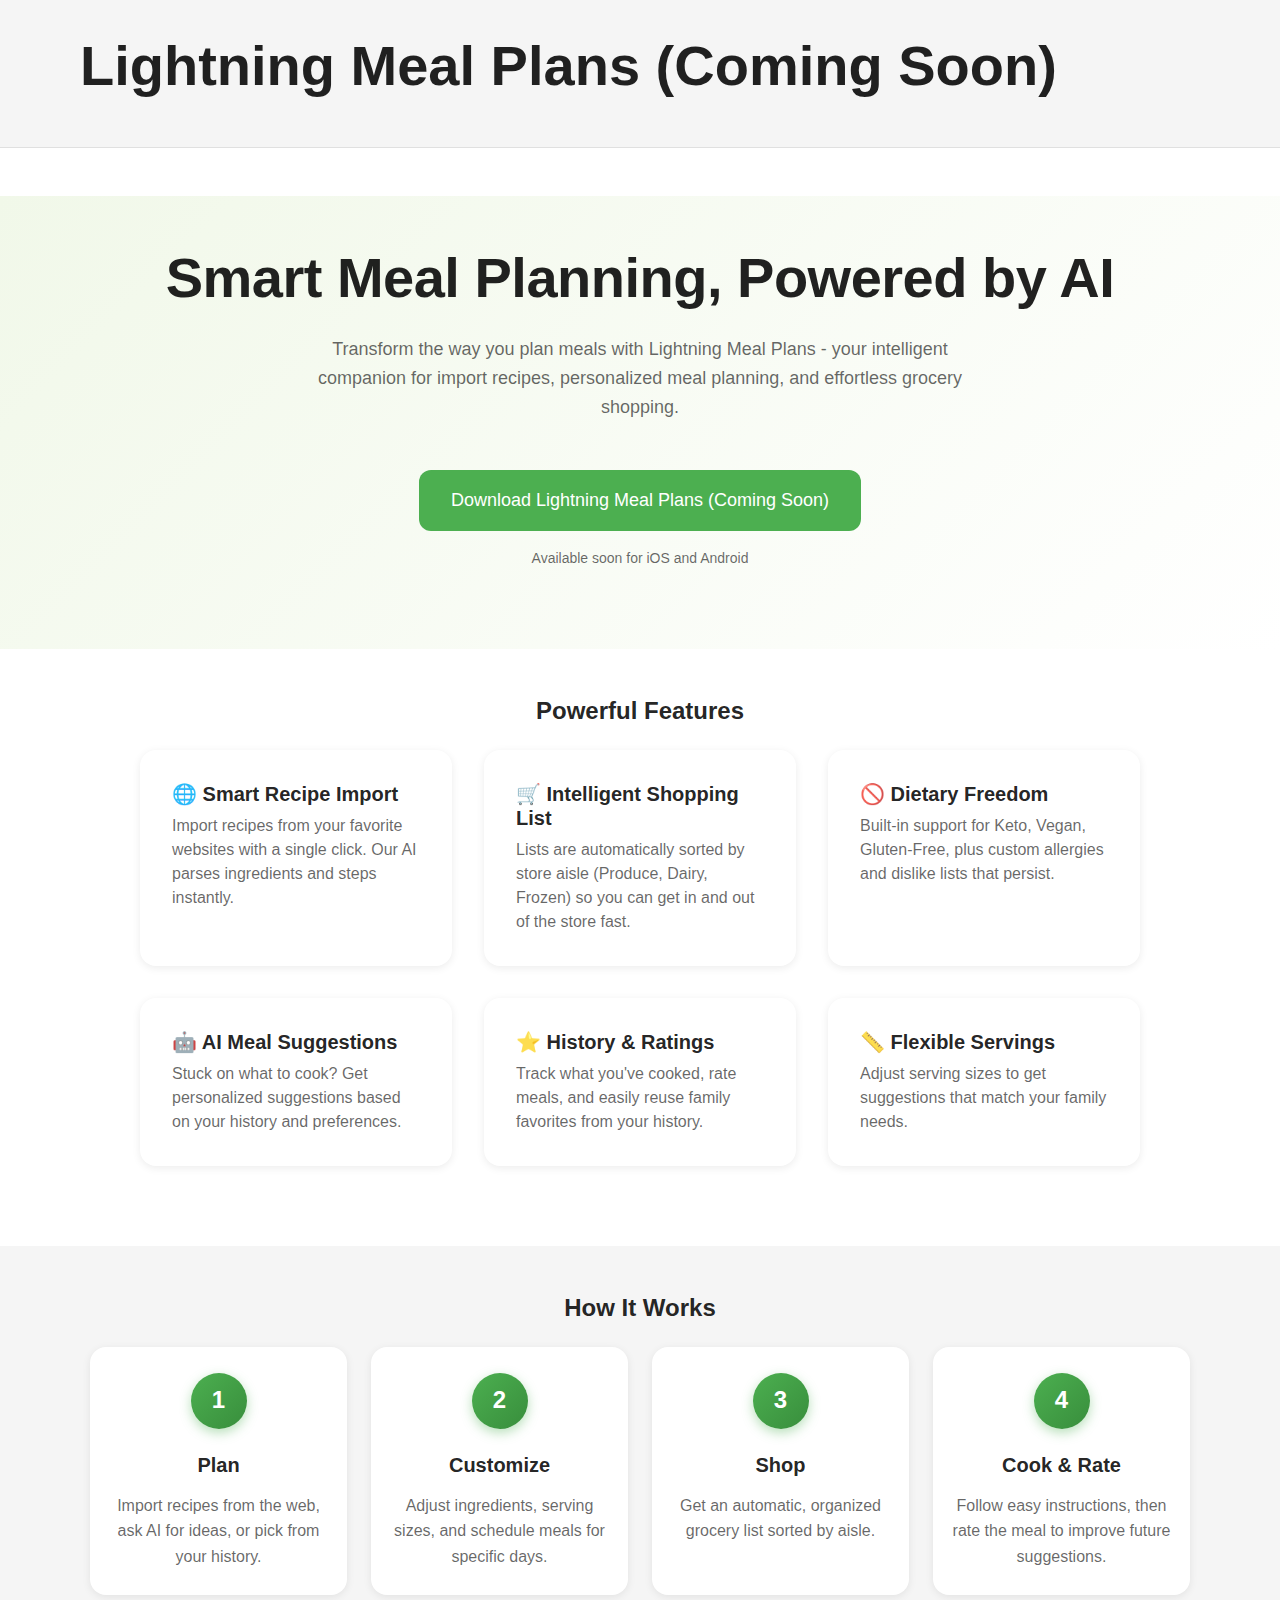
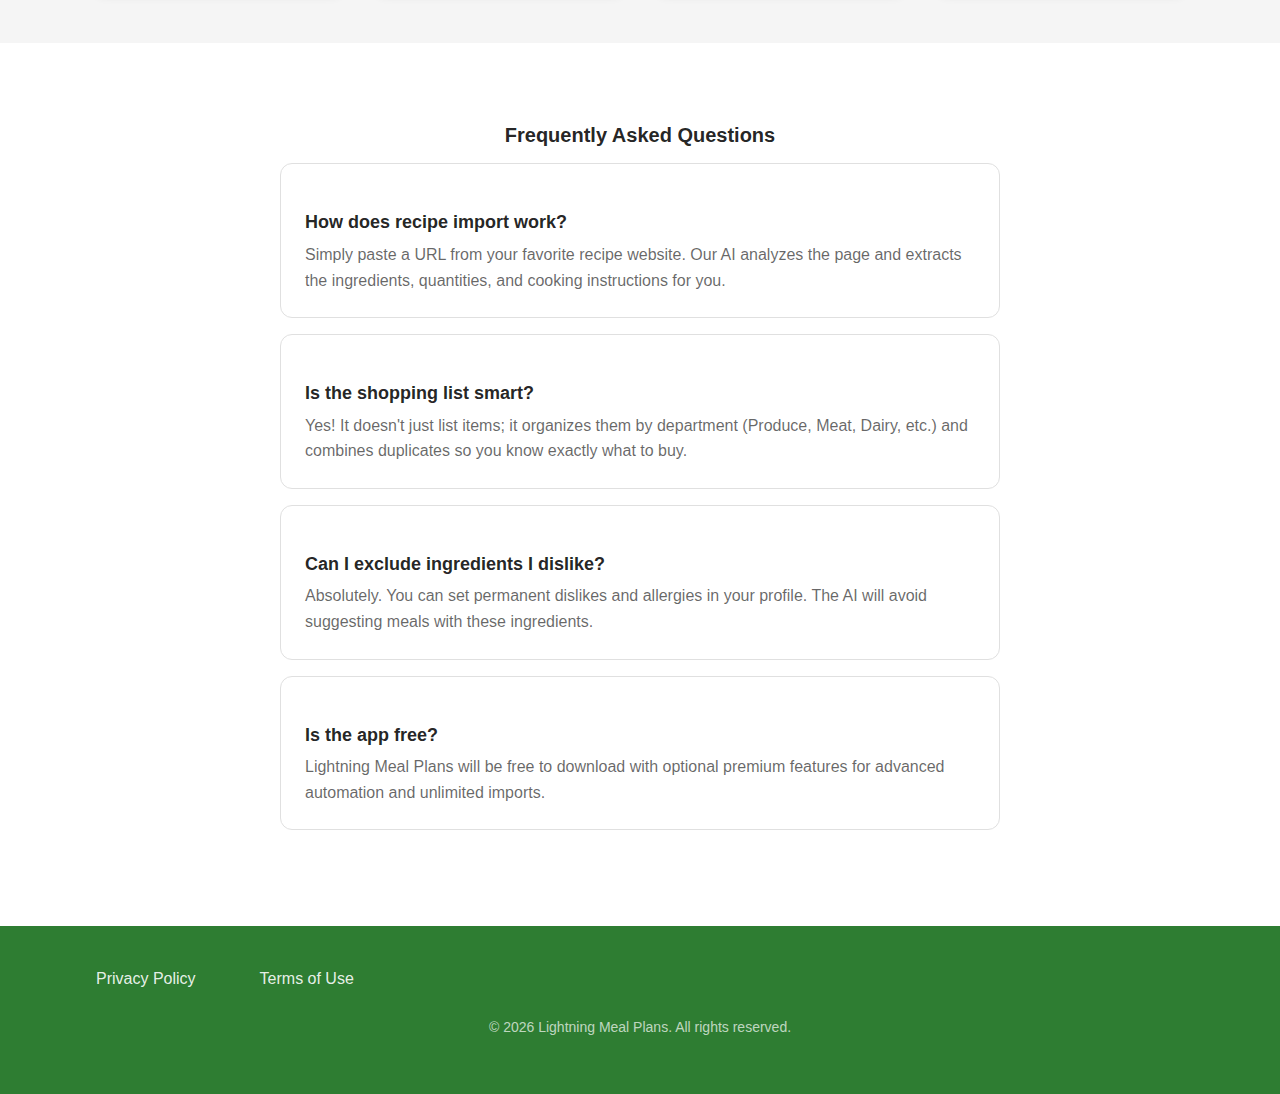
<file: index.html>
<!DOCTYPE html>
<html lang="en">
<head>
  <meta charset="UTF-8">
  <meta name="viewport" content="width=device-width, initial-scale=1.0">
  
  <!-- SEO Meta Tags -->
  <title>Lightning Meal Plans - AI Powered, Smart Shopping, & Recipe Import</title>
  <meta name="description" content="Import recipes from any URL, generate smart aisle-sorted shopping lists, and plan weekly meals with AI. Supports Keto, Vegan, Gluten-Free & more.">
  <meta name="keywords" content="meal planner, AI meal plan, grocery list app, import recipes, shopping list organizer, dietary restrictions, keto meal planner, vegan recipes, food allergy tracker">
  <meta name="author" content="Lightning Meal Plans">
  <meta name="robots" content="index, follow">
  <meta name="theme-color" content="#4CAF50">
  <link rel="canonical" href="https://lightningmealplans.com/">

  <!-- Open Graph -->
  <meta property="og:title" content="Lightning Meal Plans - AI Powered, Smart Shopping, & Recipe Import">
  <meta property="og:description" content="Import recipes from any URL, generate smart aisle-sorted shopping lists, and plan weekly meals with AI.">
  <meta property="og:type" content="website">
  <meta property="og:url" content="https://lightningmealplans.com/">
  <meta property="og:image" content="https://lightningmealplans.com/assets/LightningMealPlansLogo.png">
  <meta property="og:site_name" content="Lightning Meal Plans">

  <!-- Twitter Card -->
  <meta name="twitter:card" content="summary_large_image">
  <meta name="twitter:title" content="Lightning Meal Plans - AI Powered Meal Planning">
  <meta name="twitter:description" content="Plan meals, import recipes, and shop smarter with AI.">
  <meta name="twitter:image" content="https://lightningmealplans.com/assets/LightningMealPlansLogo.png">

  <!-- Structured Data -->
  <script type="application/ld+json">
  {
    "@context": "https://schema.org",
    "@type": "SoftwareApplication",
    "name": "Lightning Meal Plans",
    "applicationCategory": "HealthApplication",
    "operatingSystem": "iOS, Android",
    "offers": {
      "@type": "Offer",
      "price": "0",
      "priceCurrency": "USD"
    },
    "description": "AI-powered meal planning app that helps you import recipes, manage diets, and shop efficiently."
  }
  </script>
  
  <script type="application/ld+json">
  {
    "@context": "https://schema.org",
    "@type": "FAQPage",
    "mainEntity": [{
      "@type": "Question",
      "name": "How does recipe import work?",
      "acceptedAnswer": {
        "@type": "Answer",
        "text": "Simply paste a URL from your favorite recipe website, and our AI will extract the ingredients and instructions automatically."
      }
    }, {
      "@type": "Question",
      "name": "Is the shopping list smart?",
      "acceptedAnswer": {
        "@type": "Answer",
        "text": "Yes! It automatically organizes your items by aisle (Produce, Dairy, etc.) and merges duplicate ingredients."
      }
    }, {
      "@type": "Question",
      "name": "Can I exclude ingredients I dislike?",
      "acceptedAnswer": {
        "@type": "Answer",
        "text": "Absolutely. You can set permanent dislikes and allergies, and the app will warn you or filter suggestions accordingly."
      }
    }, {
      "@type": "Question",
      "name": "Can I customize diets?",
      "acceptedAnswer": {
        "@type": "Answer",
        "text": "Yes, we support Keto, Vegan, Vegetarian, Gluten-Free, and more custom dietary preferences."
      }
    }]
  }
  </script>

  <link rel="stylesheet" href="css/styles.css">
</head>
<body>
  <header>
    <div class="container">
      <h1>Lightning Meal Plans (Coming Soon)</h1>
    </div>
  </header>

  <main>
    <section class="hero">
      <div class="container text-center">
        <h2 class="hero-title">Smart Meal Planning, Powered by AI</h2>
        <p class="hero-description">
          Transform the way you plan meals with Lightning Meal Plans - your intelligent companion for import recipes, 
          personalized meal planning, and effortless grocery shopping.
        </p>
        <div class="cta-section mb-xl">
            <a href="#download" class="btn btn-primary btn-large">Download Lightning Meal Plans (Coming Soon)</a>
            <p class="cta-note">Available soon for iOS and Android</p>
        </div>
      </div>
    </section>

    <section id="features" class="section-padding">
        <div class="container">
            <h3 class="text-center mb-lg">Powerful Features</h3>
            <div class="feature-grid">
              <div class="feature-item">
                <h3>🌐 Smart Recipe Import</h3>
                <p>Import recipes from your favorite websites with a single click. Our AI parses ingredients and steps instantly.</p>
              </div>
              
              <div class="feature-item">
                <h3>🛒 Intelligent Shopping List</h3>
                <p>Lists are automatically sorted by store aisle (Produce, Dairy, Frozen) so you can get in and out of the store fast.</p>
              </div>
              
              <div class="feature-item">
                <h3>🚫 Dietary Freedom</h3>
                <p>Built-in support for Keto, Vegan, Gluten-Free, plus custom allergies and dislike lists that persist.</p>
              </div>
              
              <div class="feature-item">
                <h3>🤖 AI Meal Suggestions</h3>
                <p>Stuck on what to cook? Get personalized suggestions based on your history and preferences.</p>
              </div>
              
              <div class="feature-item">
                <h3>⭐ History & Ratings</h3>
                <p>Track what you've cooked, rate meals, and easily reuse family favorites from your history.</p>
              </div>
              
              <div class="feature-item">
                <h3>📏 Flexible Servings</h3>
                <p>Adjust serving sizes to get suggestions that match your family needs.</p>
              </div>
            </div>
        </div>
    </section>

    <section id="how-it-works" class="section-padding mt-xl bg-alt">
        <div class="container">
            <h3 class="text-center mb-lg">How It Works</h3>
            <div class="steps-grid">
                <div class="step-item text-center">
                    <div class="step-number">1</div>
                    <h4>Plan</h4>
                    <p>Import recipes from the web, ask AI for ideas, or pick from your history.</p>
                </div>
                <div class="step-item text-center">
                    <div class="step-number">2</div>
                    <h4>Customize</h4>
                    <p>Adjust ingredients, serving sizes, and schedule meals for specific days.</p>
                </div>
                <div class="step-item text-center">
                    <div class="step-number">3</div>
                    <h4>Shop</h4>
                    <p>Get an automatic, organized grocery list sorted by aisle.</p>
                </div>
                <div class="step-item text-center">
                    <div class="step-number">4</div>
                    <h4>Cook & Rate</h4>
                    <p>Follow easy instructions, then rate the meal to improve future suggestions.</p>
                </div>
            </div>
        </div>
    </section>

    <section id="faq" class="section-padding mt-xl">
        <div class="container container-narrow">
            <h3 class="text-center mb-lg">Frequently Asked Questions</h3>
            <div class="faq-list">
                <div class="faq-item">
                    <h4>How does recipe import work?</h4>
                    <p>Simply paste a URL from your favorite recipe website. Our AI analyzes the page and extracts the ingredients, quantities, and cooking instructions for you.</p>
                </div>
                <div class="faq-item">
                    <h4>Is the shopping list smart?</h4>
                    <p>Yes! It doesn't just list items; it organizes them by department (Produce, Meat, Dairy, etc.) and combines duplicates so you know exactly what to buy.</p>
                </div>
                <div class="faq-item">
                    <h4>Can I exclude ingredients I dislike?</h4>
                    <p>Absolutely. You can set permanent dislikes and allergies in your profile. The AI will avoid suggesting meals with these ingredients.</p>
                </div>
                <div class="faq-item">
                    <h4>Is the app free?</h4>
                    <p>Lightning Meal Plans will be free to download with optional premium features for advanced automation and unlimited imports.</p>
                </div>
            </div>
            
            <!-- <div class="cta-section text-center mt-xl">
              <a href="#download" class="btn btn-primary btn-large">Get Notified When We Launch</a>
            </div> -->
        </div>
    </section>
  </main>

  <footer>
    <div class="container">
      <nav>
        <ul>
          <li><a href="privacy.html">Privacy Policy</a></li>
          <li><a href="terms.html">Terms of Use</a></li>
        </ul>
      </nav>
      <p class="footer-text">&copy; 2026 Lightning Meal Plans. All rights reserved.</p>
    </div>
  </footer>
</body>
</html>
</file>
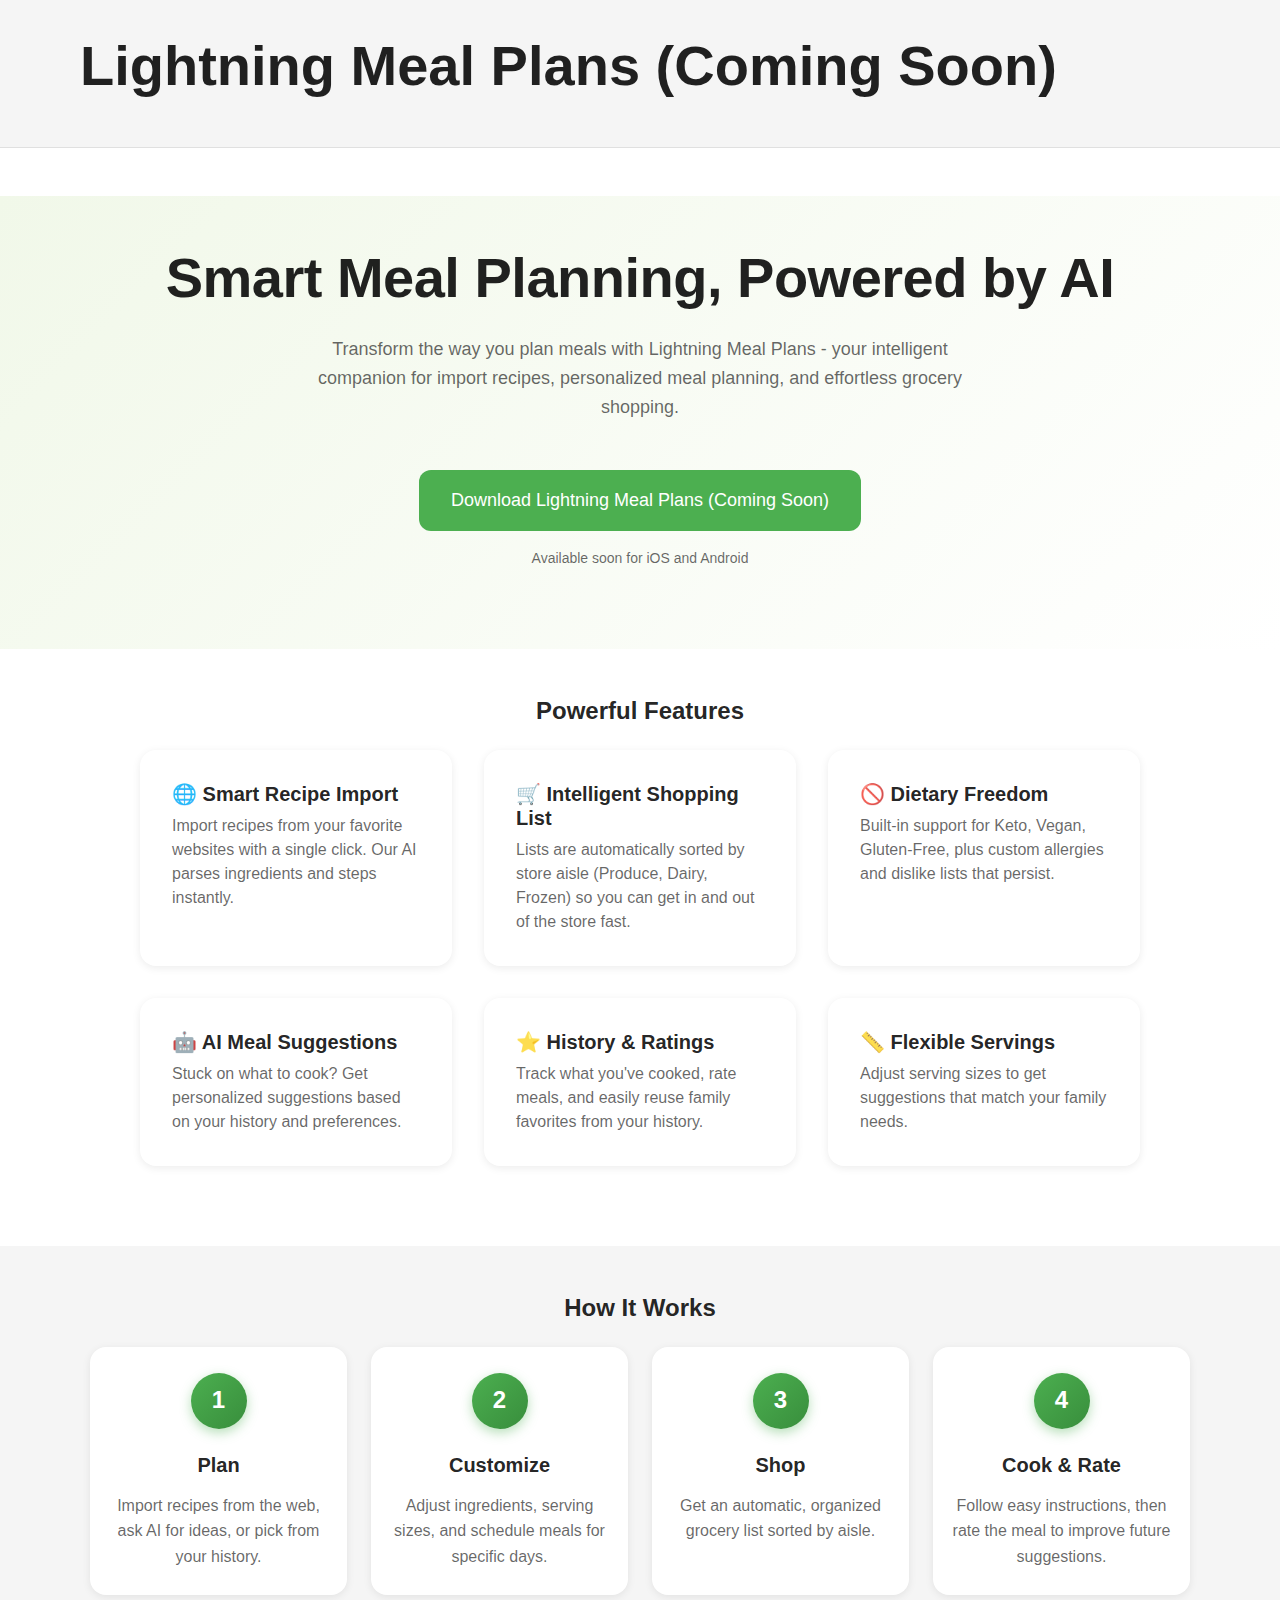
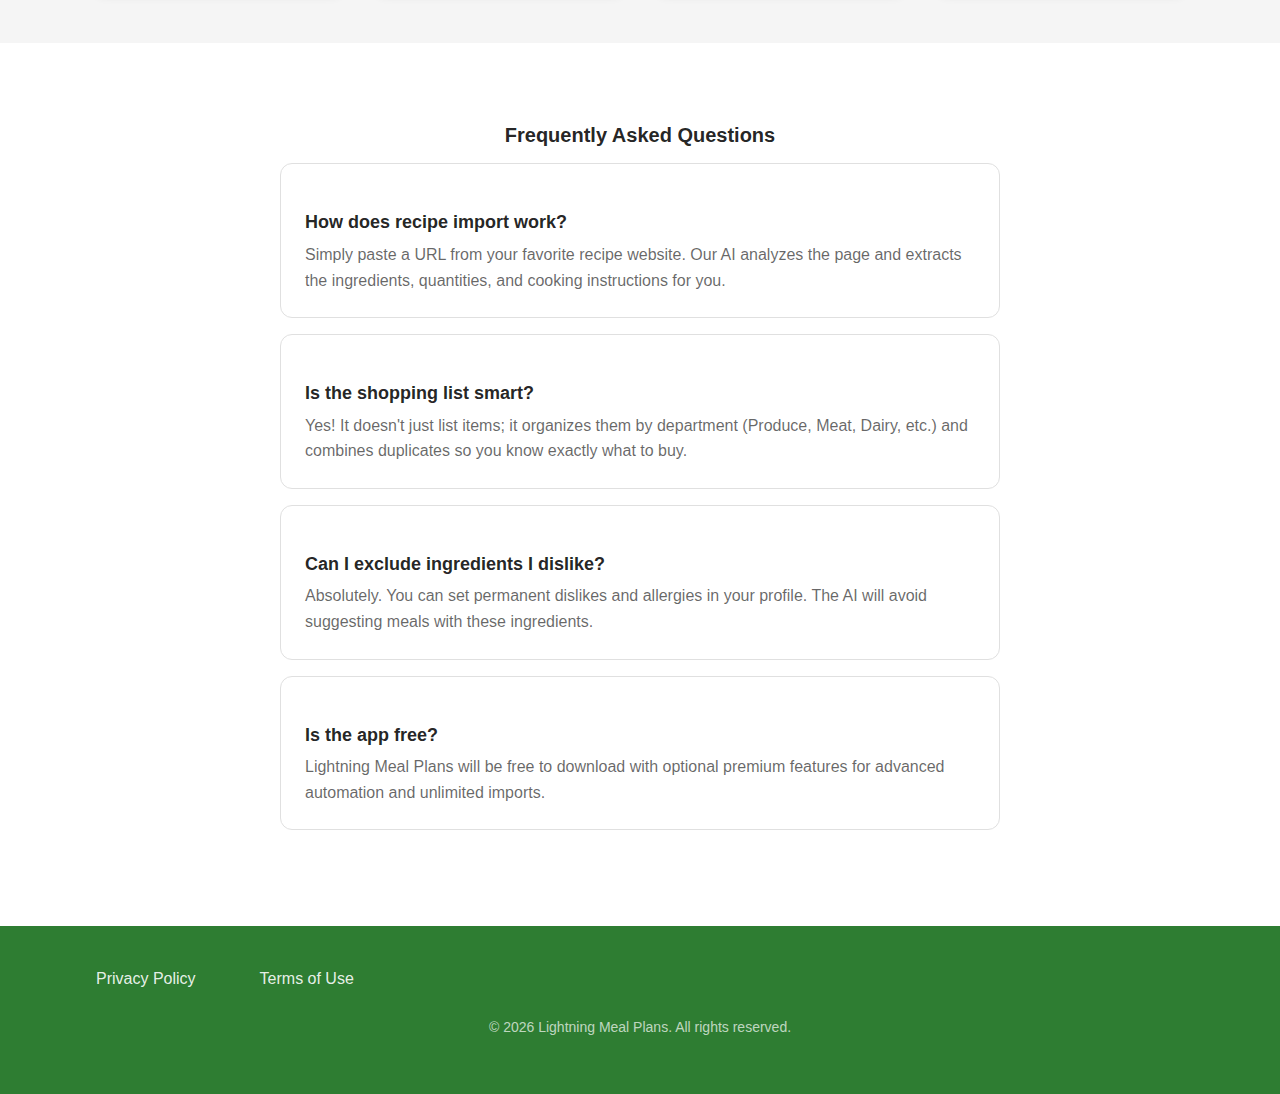
<file: auth-action.html>
<!DOCTYPE html>
<html lang="en">
<head>
  <meta charset="UTF-8">
  <meta name="viewport" content="width=device-width, initial-scale=1.0">
  <meta name="description" content="Lightning Meal Plans - Authentication Action Handler">
  <title>Lightning Meal Plans - Processing...</title>
  <link rel="stylesheet" href="css/styles.css">
  <style>
    .loading-container {
      display: flex;
      flex-direction: column;
      align-items: center;
      justify-content: center;
      min-height: 60vh;
      padding: 2rem;
    }
    .spinner {
      width: 50px;
      height: 50px;
      border: 4px solid rgba(0, 0, 0, 0.1);
      border-left-color: var(--color-primary, #007bff);
      border-radius: 50%;
      animation: spin 1s linear infinite;
    }
    @keyframes spin {
      to { transform: rotate(360deg); }
    }
    .loading-text {
      margin-top: 1.5rem;
      color: var(--color-text-light, #666);
      font-size: 1.1rem;
    }
  </style>
</head>
<body>
  <header>
    <div class="container">
      <h1>Lightning Meal Plans</h1>
    </div>
  </header>

  <main>
    <div class="loading-container">
      <div class="spinner"></div>
      <p class="loading-text">Processing your request...</p>
    </div>
  </main>

  <footer>
    <div class="container">
      <p class="footer-text">&copy; 2026 Lightning Meal Plans. All rights reserved.</p>
    </div>
  </footer>

  <script>
    /**
     * Firebase Authentication Action Router
     * Routes to the appropriate page based on the 'mode' parameter
     */
    (function() {
      // Get URL parameters
      const urlParams = new URLSearchParams(window.location.search);
      const mode = urlParams.get('mode');
      const oobCode = urlParams.get('oobCode');
      const apiKey = urlParams.get('apiKey');
      
      // Validate that we have the required parameters
      if (!mode || !oobCode || !apiKey) {
        // Invalid link - redirect to home with error
        console.error('Missing required parameters for auth action');
        window.location.href = 'index.html';
        return;
      }
      
      // Build the query string to pass along
      const queryString = window.location.search;
      
      // Route based on mode
      switch (mode) {
        case 'resetPassword':
          window.location.href = 'reset-password.html' + queryString;
          break;
        case 'verifyEmail':
          window.location.href = 'verify-email.html' + queryString;
          break;
        case 'recoverEmail':
          // If you add email recovery in the future
          window.location.href = 'recover-email.html' + queryString;
          break;
        default:
          // Unknown mode - redirect to home
          console.error('Unknown auth action mode:', mode);
          window.location.href = 'index.html';
      }
    })();
  </script>
</body>
</html>
</file>
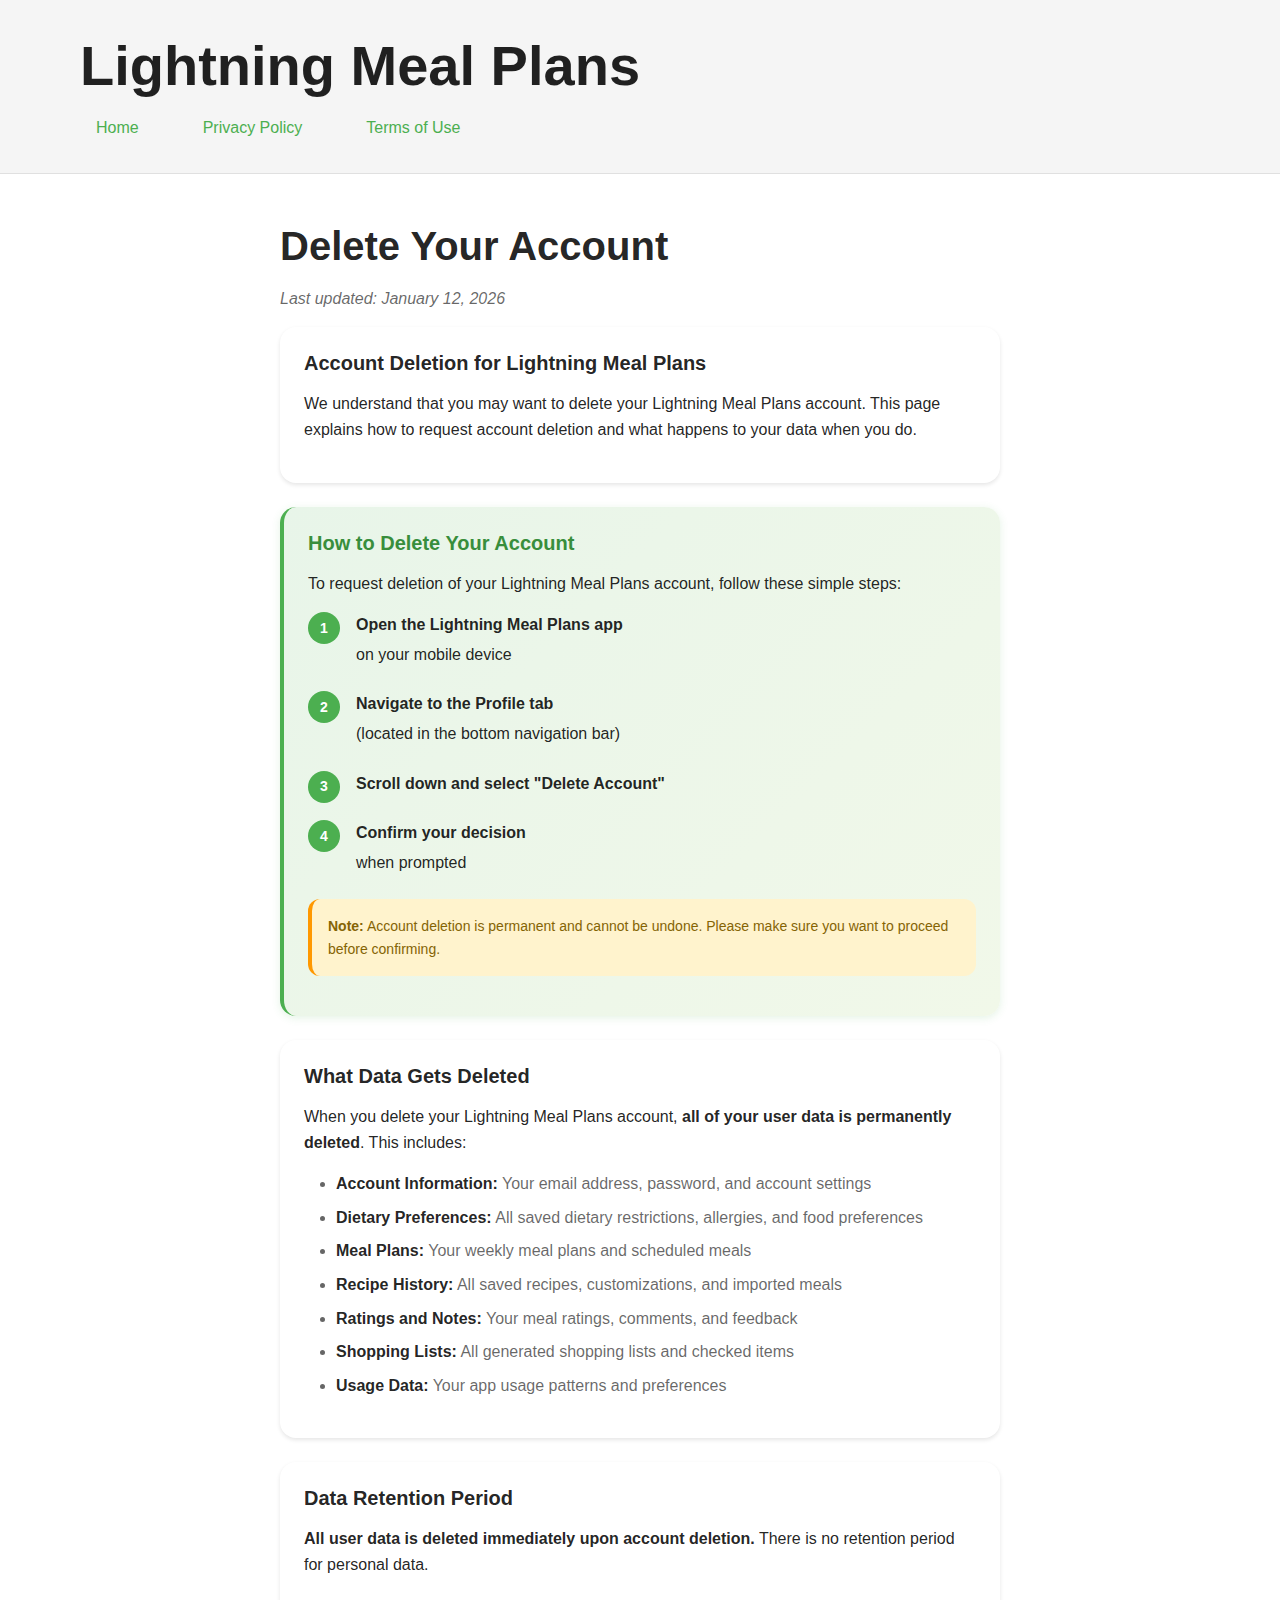
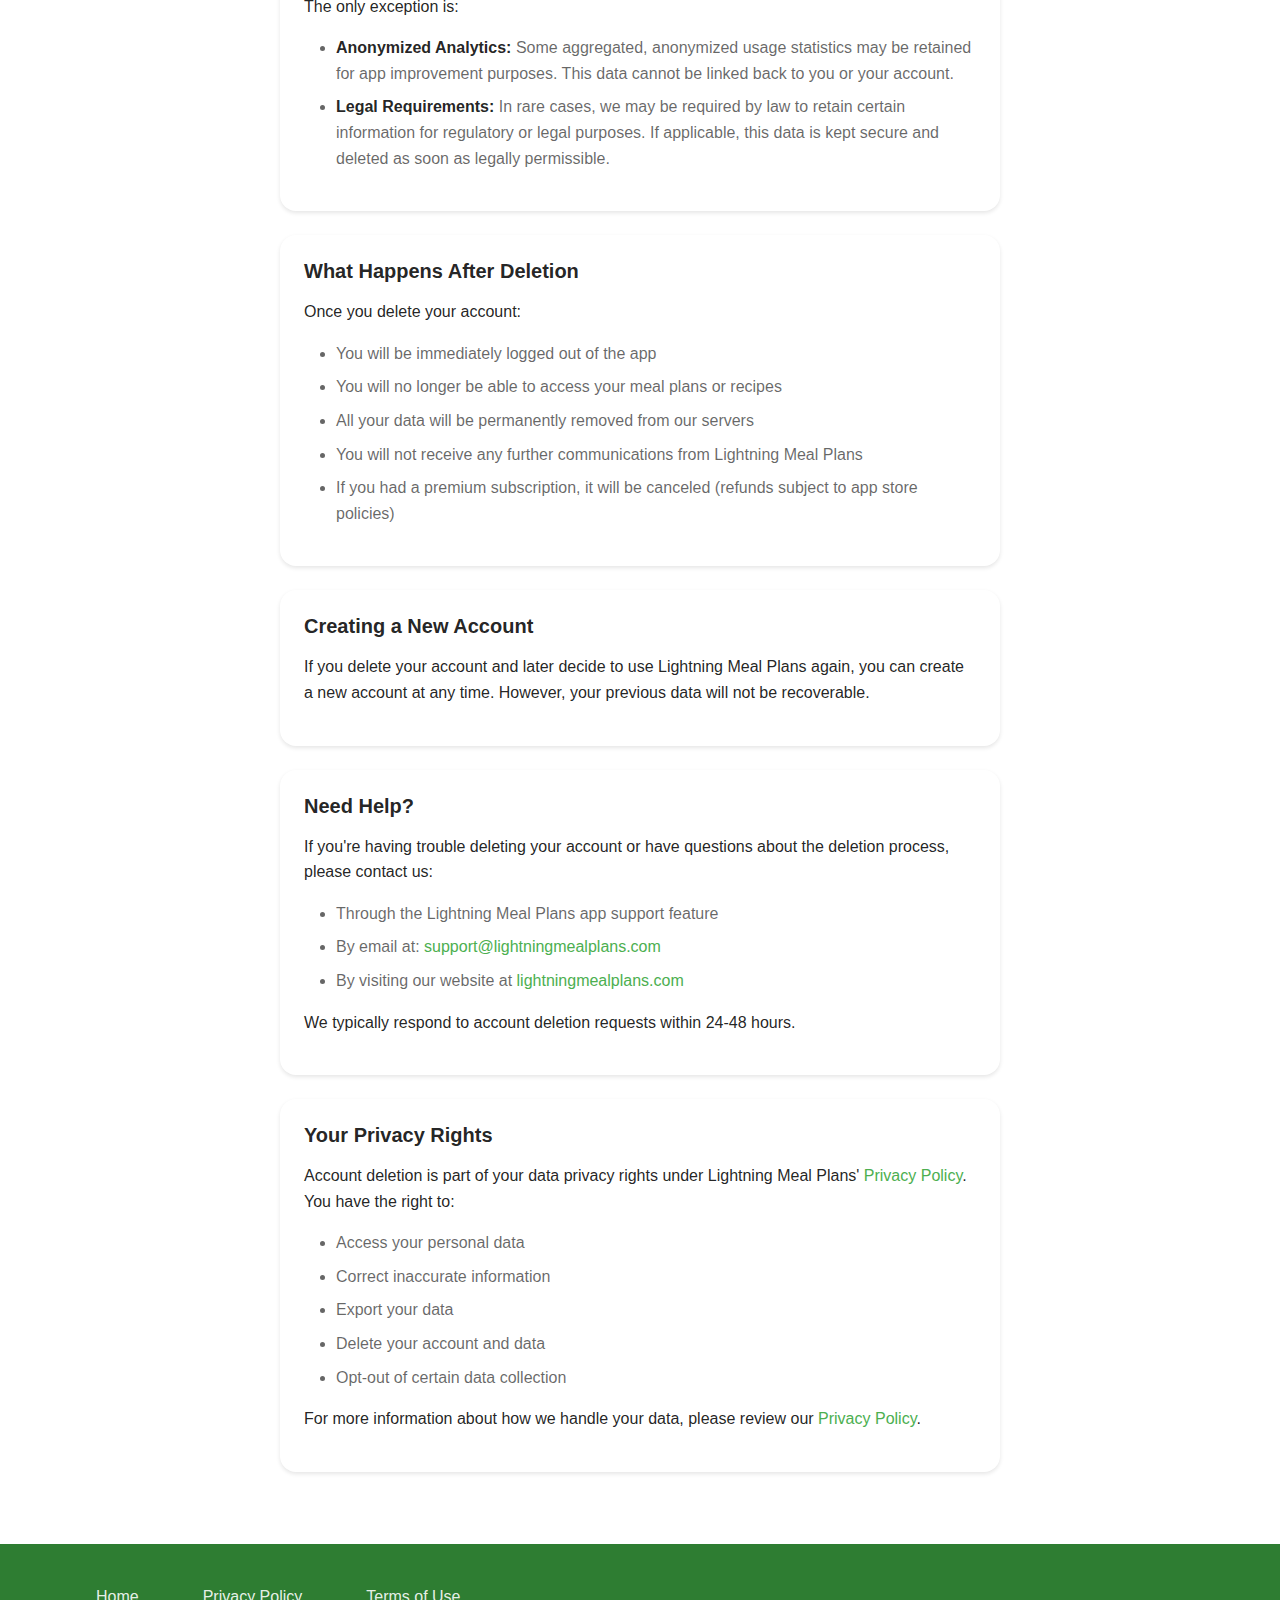
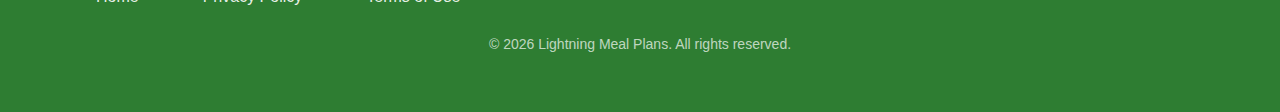
<file: delete-account.html>
<!DOCTYPE html>
<html lang="en">
<head>
  <meta charset="UTF-8">
  <meta name="viewport" content="width=device-width, initial-scale=1.0">
  <meta name="description" content="Lightning Meal Plans Account Deletion - Learn how to delete your account and what data is removed">
  <title>Delete Your Account - Lightning Meal Plans</title>
  <link rel="stylesheet" href="css/styles.css">
</head>
<body>
  <header>
    <div class="container">
      <h1>Lightning Meal Plans</h1>
      <nav>
        <ul>
          <li><a href="index.html">Home</a></li>
          <li><a href="privacy.html">Privacy Policy</a></li>
          <li><a href="terms.html">Terms of Use</a></li>
        </ul>
      </nav>
    </div>
  </header>

  <main>
    <div class="container container-narrow">
      <h2>Delete Your Account</h2>
      <p><em>Last updated: January 12, 2026</em></p>

      <section class="card">
        <h3>Account Deletion for Lightning Meal Plans</h3>
        <p>
          We understand that you may want to delete your Lightning Meal Plans account. This page explains how to request 
          account deletion and what happens to your data when you do.
        </p>
      </section>

      <section class="card highlight-box">
        <h3>How to Delete Your Account</h3>
        <p>
          To request deletion of your Lightning Meal Plans account, follow these simple steps:
        </p>
        <ol class="steps-list">
          <li>
            <strong>Open the Lightning Meal Plans app</strong> on your mobile device
          </li>
          <li>
            <strong>Navigate to the Profile tab</strong> (located in the bottom navigation bar)
          </li>
          <li>
            <strong>Scroll down and select "Delete Account"</strong>
          </li>
          <li>
            <strong>Confirm your decision</strong> when prompted
          </li>
        </ol>
        <p class="note">
          <strong>Note:</strong> Account deletion is permanent and cannot be undone. Please make sure you want to proceed 
          before confirming.
        </p>
      </section>

      <section class="card">
        <h3>What Data Gets Deleted</h3>
        <p>
          When you delete your Lightning Meal Plans account, <strong>all of your user data is permanently deleted</strong>. 
          This includes:
        </p>
        <ul>
          <li><strong>Account Information:</strong> Your email address, password, and account settings</li>
          <li><strong>Dietary Preferences:</strong> All saved dietary restrictions, allergies, and food preferences</li>
          <li><strong>Meal Plans:</strong> Your weekly meal plans and scheduled meals</li>
          <li><strong>Recipe History:</strong> All saved recipes, customizations, and imported meals</li>
          <li><strong>Ratings and Notes:</strong> Your meal ratings, comments, and feedback</li>
          <li><strong>Shopping Lists:</strong> All generated shopping lists and checked items</li>
          <li><strong>Usage Data:</strong> Your app usage patterns and preferences</li>
        </ul>
      </section>

      <section class="card">
        <h3>Data Retention Period</h3>
        <p>
          <strong>All user data is deleted immediately upon account deletion.</strong> There is no retention period for personal data.
        </p>
        <p>
          The only exception is:
        </p>
        <ul>
          <li>
            <strong>Anonymized Analytics:</strong> Some aggregated, anonymized usage statistics may be retained for app improvement 
            purposes. This data cannot be linked back to you or your account.
          </li>
          <li>
            <strong>Legal Requirements:</strong> In rare cases, we may be required by law to retain certain information for 
            regulatory or legal purposes. If applicable, this data is kept secure and deleted as soon as legally permissible.
          </li>
        </ul>
      </section>

      <section class="card">
        <h3>What Happens After Deletion</h3>
        <p>
          Once you delete your account:
        </p>
        <ul>
          <li>You will be immediately logged out of the app</li>
          <li>You will no longer be able to access your meal plans or recipes</li>
          <li>All your data will be permanently removed from our servers</li>
          <li>You will not receive any further communications from Lightning Meal Plans</li>
          <li>If you had a premium subscription, it will be canceled (refunds subject to app store policies)</li>
        </ul>
      </section>

      <section class="card">
        <h3>Creating a New Account</h3>
        <p>
          If you delete your account and later decide to use Lightning Meal Plans again, you can create a new account at any time. 
          However, your previous data will not be recoverable.
        </p>
      </section>

      <section class="card">
        <h3>Need Help?</h3>
        <p>
          If you're having trouble deleting your account or have questions about the deletion process, please contact us:
        </p>
        <ul>
          <li>Through the Lightning Meal Plans app support feature</li>
          <li>By email at: <a href="mailto:support@lightningmealplans.com">support@lightningmealplans.com</a></li>
          <li>By visiting our website at <a href="https://lightningmealplans.com">lightningmealplans.com</a></li>
        </ul>
        <p>
          We typically respond to account deletion requests within 24-48 hours.
        </p>
      </section>

      <section class="card">
        <h3>Your Privacy Rights</h3>
        <p>
          Account deletion is part of your data privacy rights under Lightning Meal Plans' <a href="privacy.html">Privacy Policy</a>. 
          You have the right to:
        </p>
        <ul>
          <li>Access your personal data</li>
          <li>Correct inaccurate information</li>
          <li>Export your data</li>
          <li>Delete your account and data</li>
          <li>Opt-out of certain data collection</li>
        </ul>
        <p>
          For more information about how we handle your data, please review our <a href="privacy.html">Privacy Policy</a>.
        </p>
      </section>
    </div>
  </main>

  <footer>
    <div class="container">
      <nav>
        <ul>
          <li><a href="index.html">Home</a></li>
          <li><a href="privacy.html">Privacy Policy</a></li>
          <li><a href="terms.html">Terms of Use</a></li>
        </ul>
      </nav>
      <p class="footer-text">&copy; 2026 Lightning Meal Plans. All rights reserved.</p>
    </div>
  </footer>
</body>
</html>
</file>
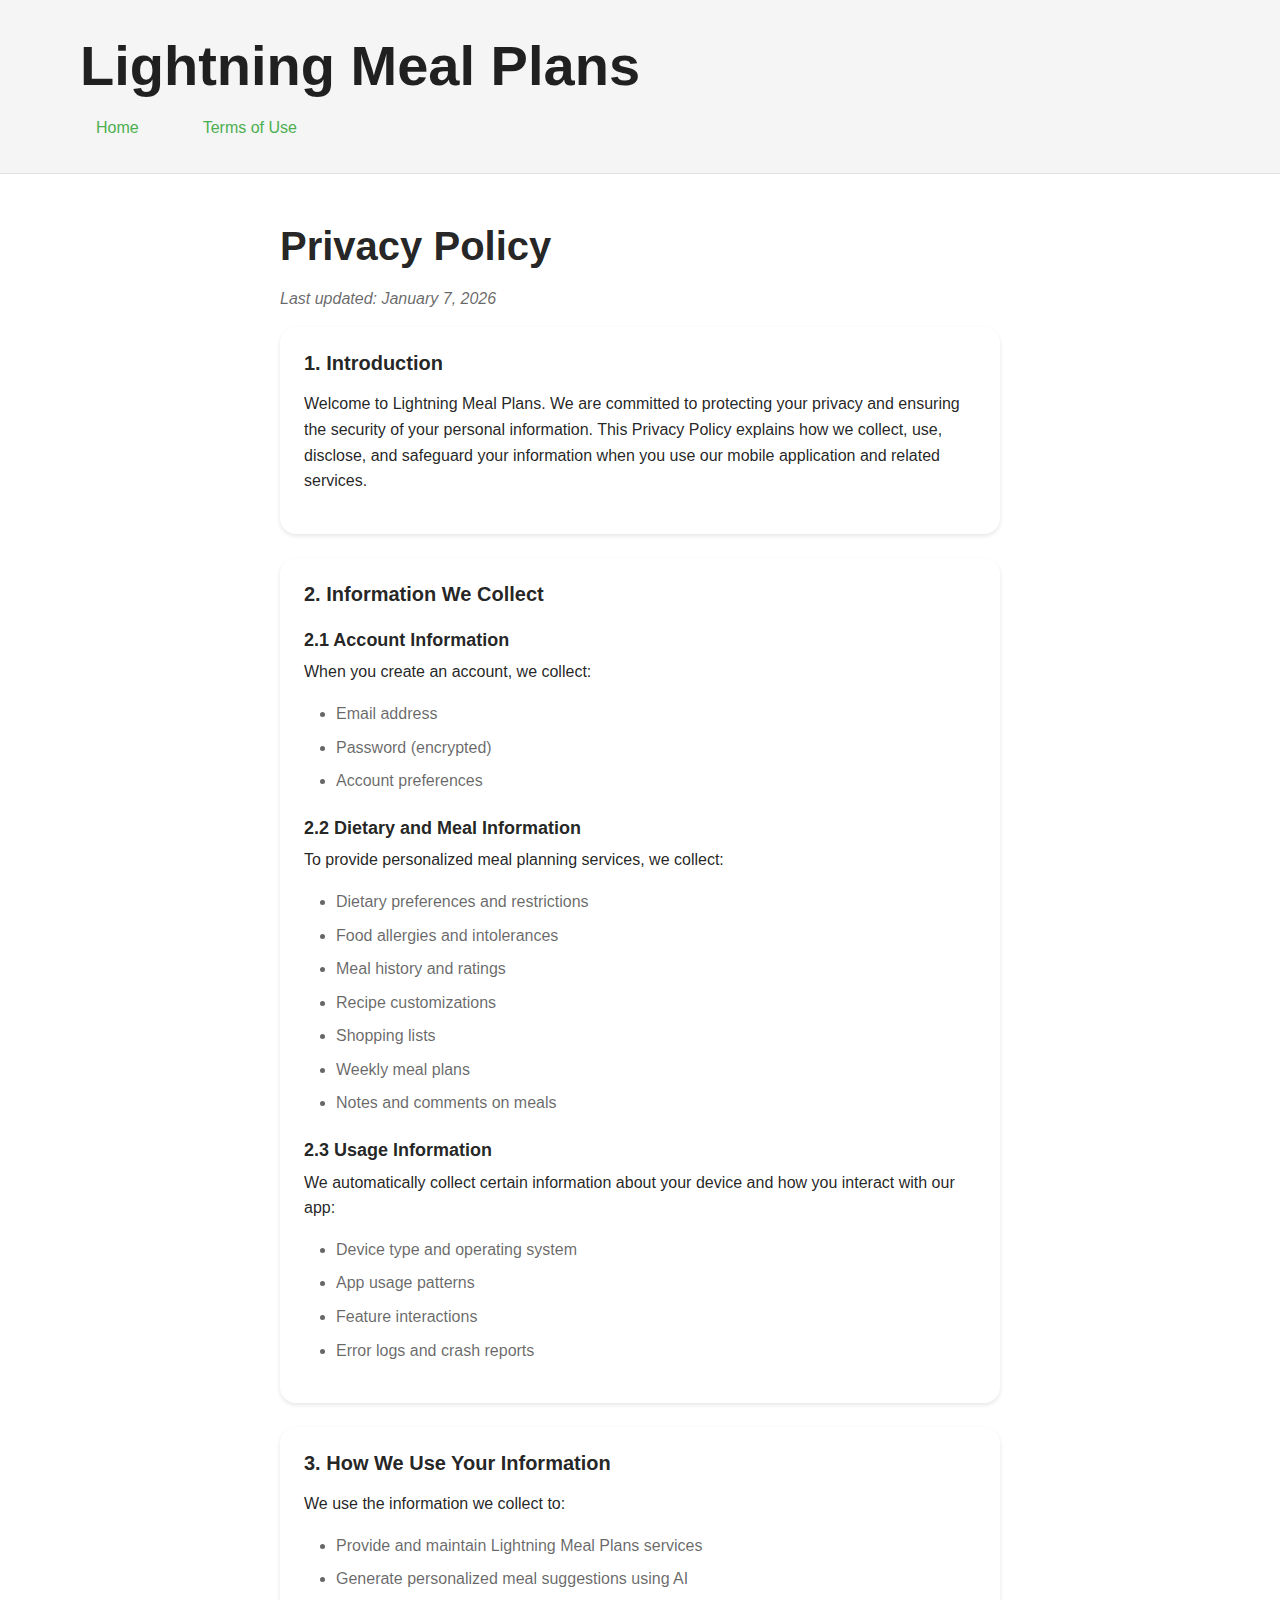
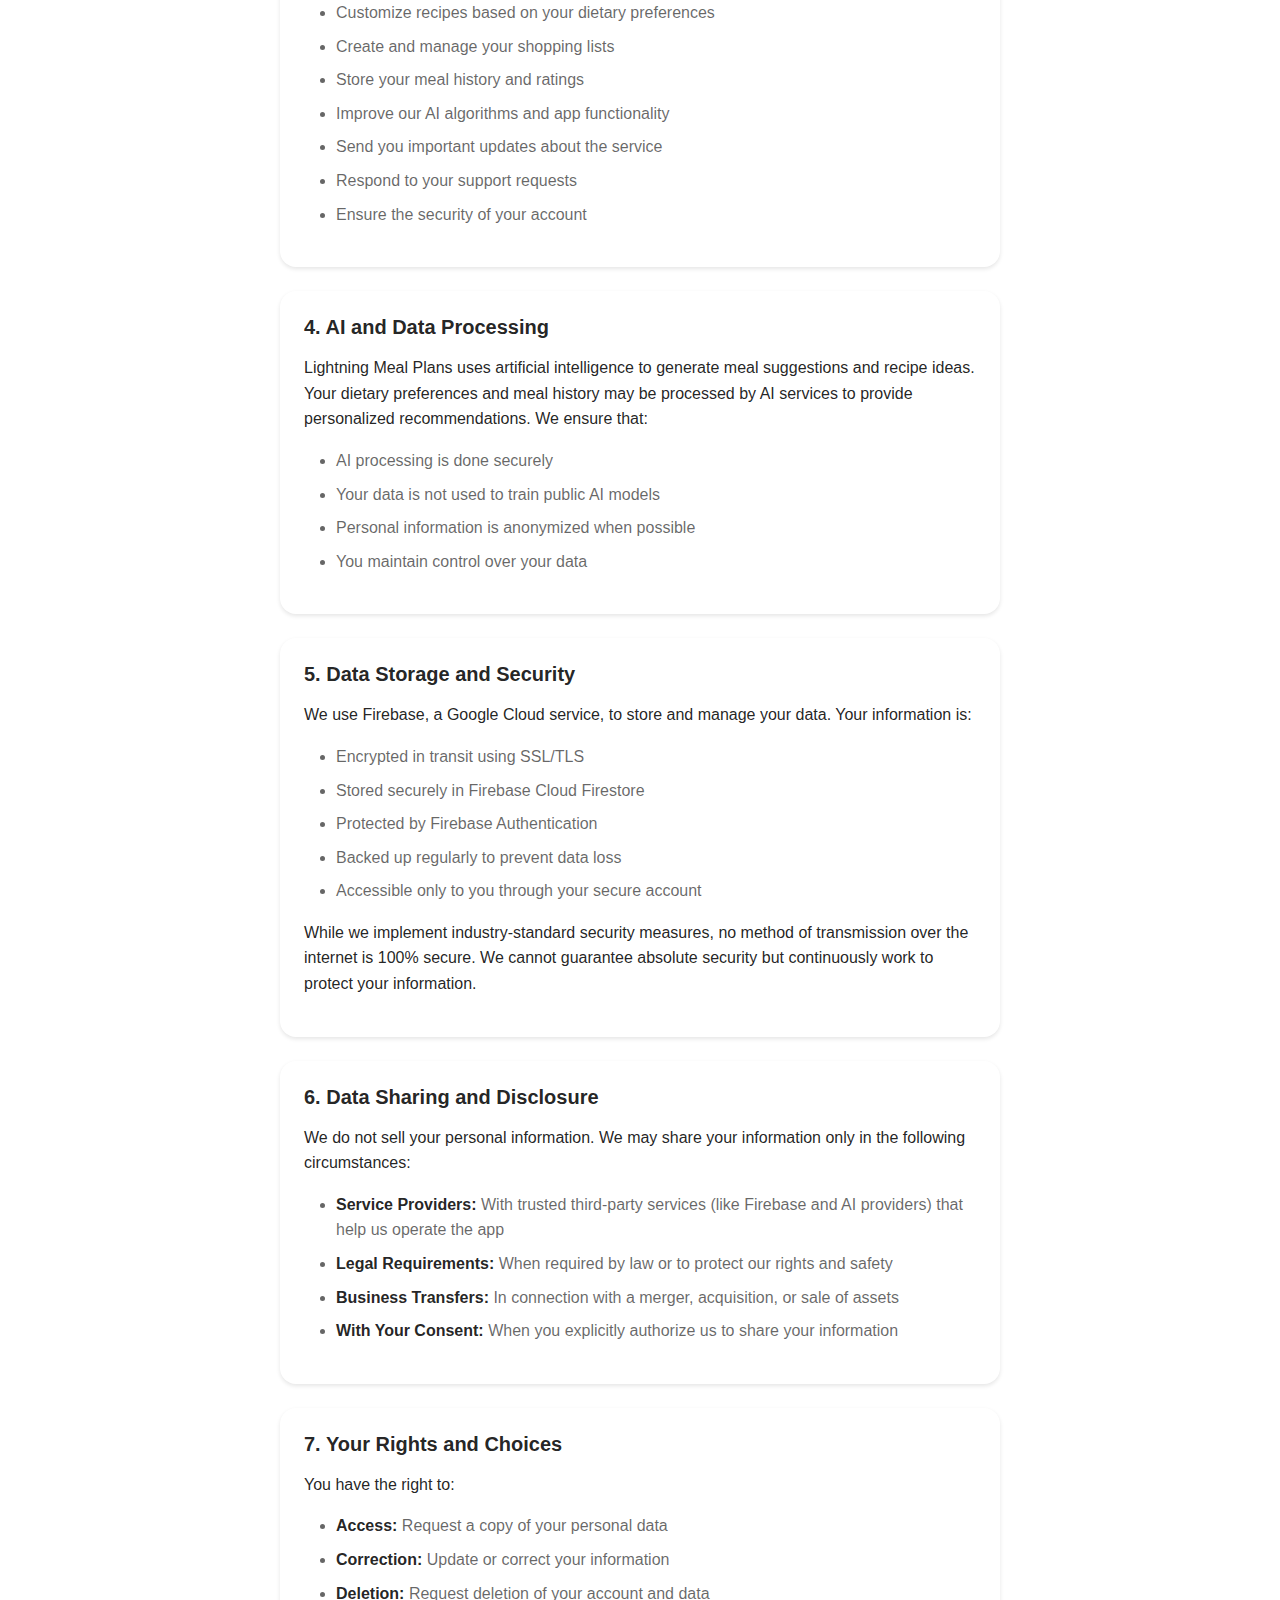
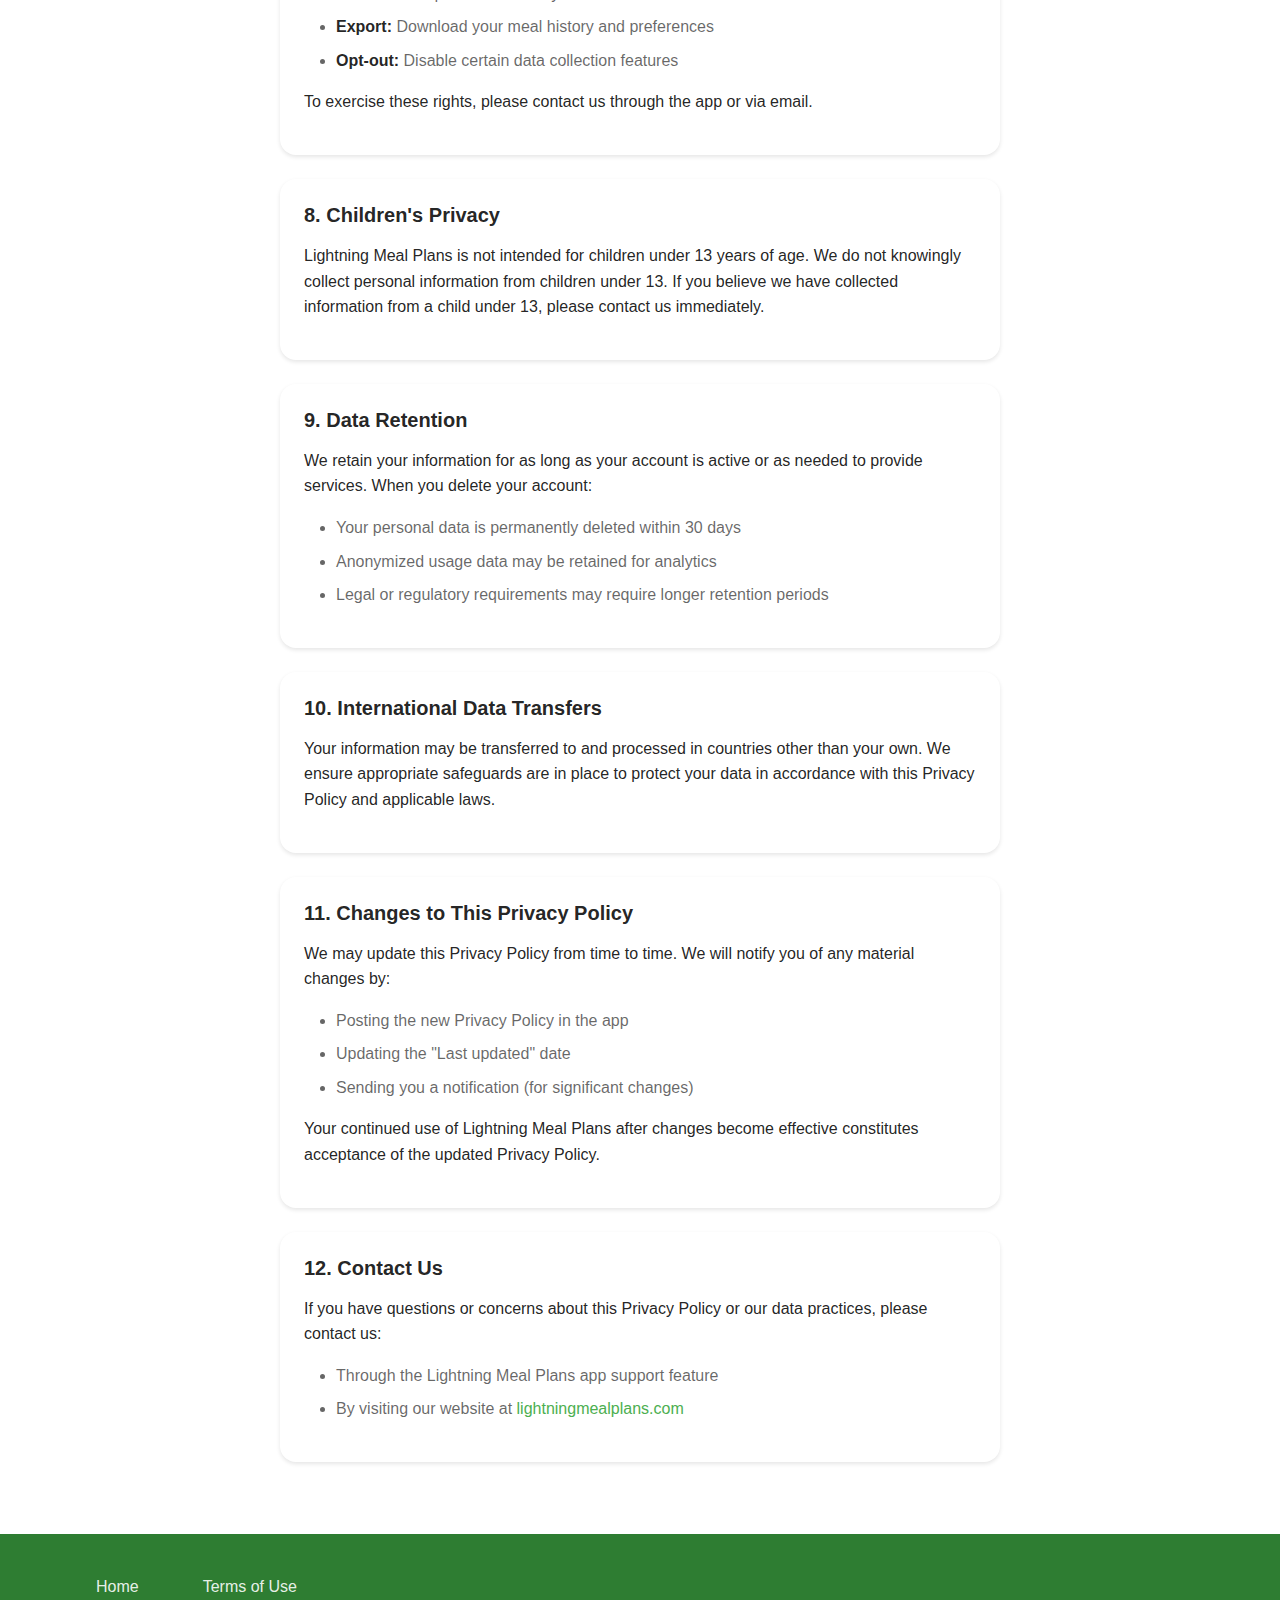
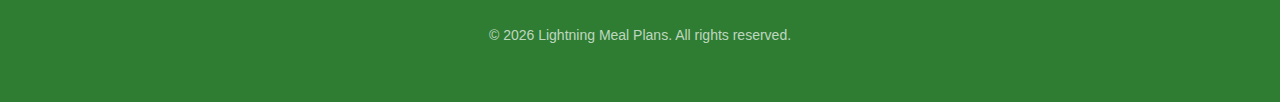
<file: privacy.html>
<!DOCTYPE html>
<html lang="en">
<head>
  <meta charset="UTF-8">
  <meta name="viewport" content="width=device-width, initial-scale=1.0">
  <meta name="description" content="Lightning Meal Plans Privacy Policy - Learn how we handle your data and protect your privacy">
  <title>Privacy Policy - Lightning Meal Plans</title>
  <link rel="stylesheet" href="css/styles.css">
</head>
<body>
  <header>
    <div class="container">
      <h1>Lightning Meal Plans</h1>
      <nav>
        <ul>
          <li><a href="index.html">Home</a></li>
          <li><a href="terms.html">Terms of Use</a></li>
        </ul>
      </nav>
    </div>
  </header>

  <main>
    <div class="container container-narrow">
      <h2>Privacy Policy</h2>
      <p><em>Last updated: January 7, 2026</em></p>

      <section class="card">
        <h3>1. Introduction</h3>
        <p>
          Welcome to Lightning Meal Plans. We are committed to protecting your privacy and ensuring the security of your personal information. 
          This Privacy Policy explains how we collect, use, disclose, and safeguard your information when you use our mobile application 
          and related services.
        </p>
      </section>

      <section class="card">
        <h3>2. Information We Collect</h3>
        
        <h4>2.1 Account Information</h4>
        <p>
          When you create an account, we collect:
        </p>
        <ul>
          <li>Email address</li>
          <li>Password (encrypted)</li>
          <li>Account preferences</li>
        </ul>

        <h4>2.2 Dietary and Meal Information</h4>
        <p>
          To provide personalized meal planning services, we collect:
        </p>
        <ul>
          <li>Dietary preferences and restrictions</li>
          <li>Food allergies and intolerances</li>
          <li>Meal history and ratings</li>
          <li>Recipe customizations</li>
          <li>Shopping lists</li>
          <li>Weekly meal plans</li>
          <li>Notes and comments on meals</li>
        </ul>

        <h4>2.3 Usage Information</h4>
        <p>
          We automatically collect certain information about your device and how you interact with our app:
        </p>
        <ul>
          <li>Device type and operating system</li>
          <li>App usage patterns</li>
          <li>Feature interactions</li>
          <li>Error logs and crash reports</li>
        </ul>
      </section>

      <section class="card">
        <h3>3. How We Use Your Information</h3>
        <p>
          We use the information we collect to:
        </p>
        <ul>
          <li>Provide and maintain Lightning Meal Plans services</li>
          <li>Generate personalized meal suggestions using AI</li>
          <li>Customize recipes based on your dietary preferences</li>
          <li>Create and manage your shopping lists</li>
          <li>Store your meal history and ratings</li>
          <li>Improve our AI algorithms and app functionality</li>
          <li>Send you important updates about the service</li>
          <li>Respond to your support requests</li>
          <li>Ensure the security of your account</li>
        </ul>
      </section>

      <section class="card">
        <h3>4. AI and Data Processing</h3>
        <p>
          Lightning Meal Plans uses artificial intelligence to generate meal suggestions and recipe ideas. Your dietary preferences and meal history 
          may be processed by AI services to provide personalized recommendations. We ensure that:
        </p>
        <ul>
          <li>AI processing is done securely</li>
          <li>Your data is not used to train public AI models</li>
          <li>Personal information is anonymized when possible</li>
          <li>You maintain control over your data</li>
        </ul>
      </section>

      <section class="card">
        <h3>5. Data Storage and Security</h3>
        <p>
          We use Firebase, a Google Cloud service, to store and manage your data. Your information is:
        </p>
        <ul>
          <li>Encrypted in transit using SSL/TLS</li>
          <li>Stored securely in Firebase Cloud Firestore</li>
          <li>Protected by Firebase Authentication</li>
          <li>Backed up regularly to prevent data loss</li>
          <li>Accessible only to you through your secure account</li>
        </ul>
        <p>
          While we implement industry-standard security measures, no method of transmission over the internet is 100% secure. 
          We cannot guarantee absolute security but continuously work to protect your information.
        </p>
      </section>

      <section class="card">
        <h3>6. Data Sharing and Disclosure</h3>
        <p>
          We do not sell your personal information. We may share your information only in the following circumstances:
        </p>
        <ul>
          <li><strong>Service Providers:</strong> With trusted third-party services (like Firebase and AI providers) that help us operate the app</li>
          <li><strong>Legal Requirements:</strong> When required by law or to protect our rights and safety</li>
          <li><strong>Business Transfers:</strong> In connection with a merger, acquisition, or sale of assets</li>
          <li><strong>With Your Consent:</strong> When you explicitly authorize us to share your information</li>
        </ul>
      </section>

      <section class="card">
        <h3>7. Your Rights and Choices</h3>
        <p>
          You have the right to:
        </p>
        <ul>
          <li><strong>Access:</strong> Request a copy of your personal data</li>
          <li><strong>Correction:</strong> Update or correct your information</li>
          <li><strong>Deletion:</strong> Request deletion of your account and data</li>
          <li><strong>Export:</strong> Download your meal history and preferences</li>
          <li><strong>Opt-out:</strong> Disable certain data collection features</li>
        </ul>
        <p>
          To exercise these rights, please contact us through the app or via email.
        </p>
      </section>

      <section class="card">
        <h3>8. Children's Privacy</h3>
        <p>
          Lightning Meal Plans is not intended for children under 13 years of age. We do not knowingly collect personal information from children 
          under 13. If you believe we have collected information from a child under 13, please contact us immediately.
        </p>
      </section>

      <section class="card">
        <h3>9. Data Retention</h3>
        <p>
          We retain your information for as long as your account is active or as needed to provide services. When you delete your account:
        </p>
        <ul>
          <li>Your personal data is permanently deleted within 30 days</li>
          <li>Anonymized usage data may be retained for analytics</li>
          <li>Legal or regulatory requirements may require longer retention periods</li>
        </ul>
      </section>

      <section class="card">
        <h3>10. International Data Transfers</h3>
        <p>
          Your information may be transferred to and processed in countries other than your own. We ensure appropriate safeguards 
          are in place to protect your data in accordance with this Privacy Policy and applicable laws.
        </p>
      </section>

      <section class="card">
        <h3>11. Changes to This Privacy Policy</h3>
        <p>
          We may update this Privacy Policy from time to time. We will notify you of any material changes by:
        </p>
        <ul>
          <li>Posting the new Privacy Policy in the app</li>
          <li>Updating the "Last updated" date</li>
          <li>Sending you a notification (for significant changes)</li>
        </ul>
        <p>
          Your continued use of Lightning Meal Plans after changes become effective constitutes acceptance of the updated Privacy Policy.
        </p>
      </section>

      <section class="card">
        <h3>12. Contact Us</h3>
        <p>
          If you have questions or concerns about this Privacy Policy or our data practices, please contact us:
        </p>
        <ul>
          <li>Through the Lightning Meal Plans app support feature</li>
          <li>By visiting our website at <a href="https://lightningmealplans.com">lightningmealplans.com</a></li>
        </ul>
      </section>
    </div>
  </main>

  <footer>
    <div class="container">
      <nav>
        <ul>
          <li><a href="index.html">Home</a></li>
          <li><a href="terms.html">Terms of Use</a></li>
        </ul>
      </nav>
      <p class="footer-text">&copy; 2026 Lightning Meal Plans. All rights reserved.</p>
    </div>
  </footer>
</body>
</html>
</file>
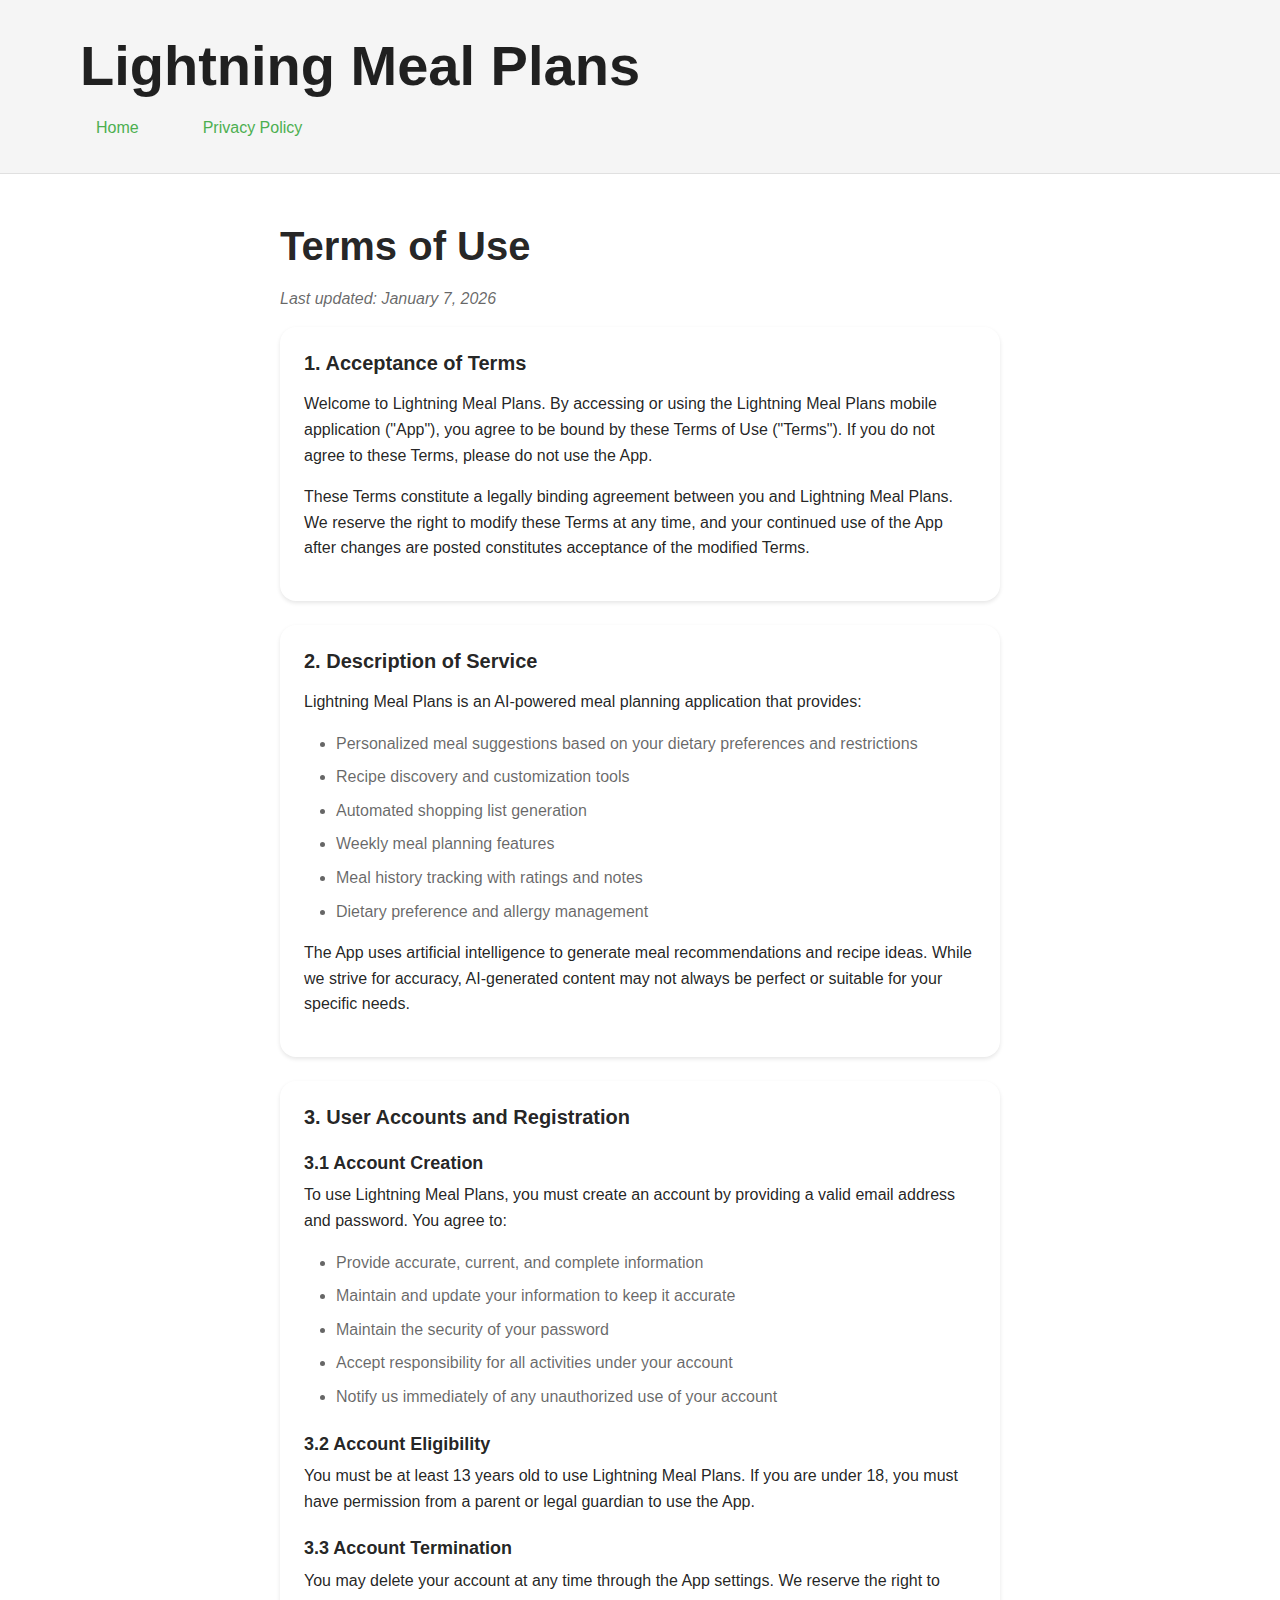
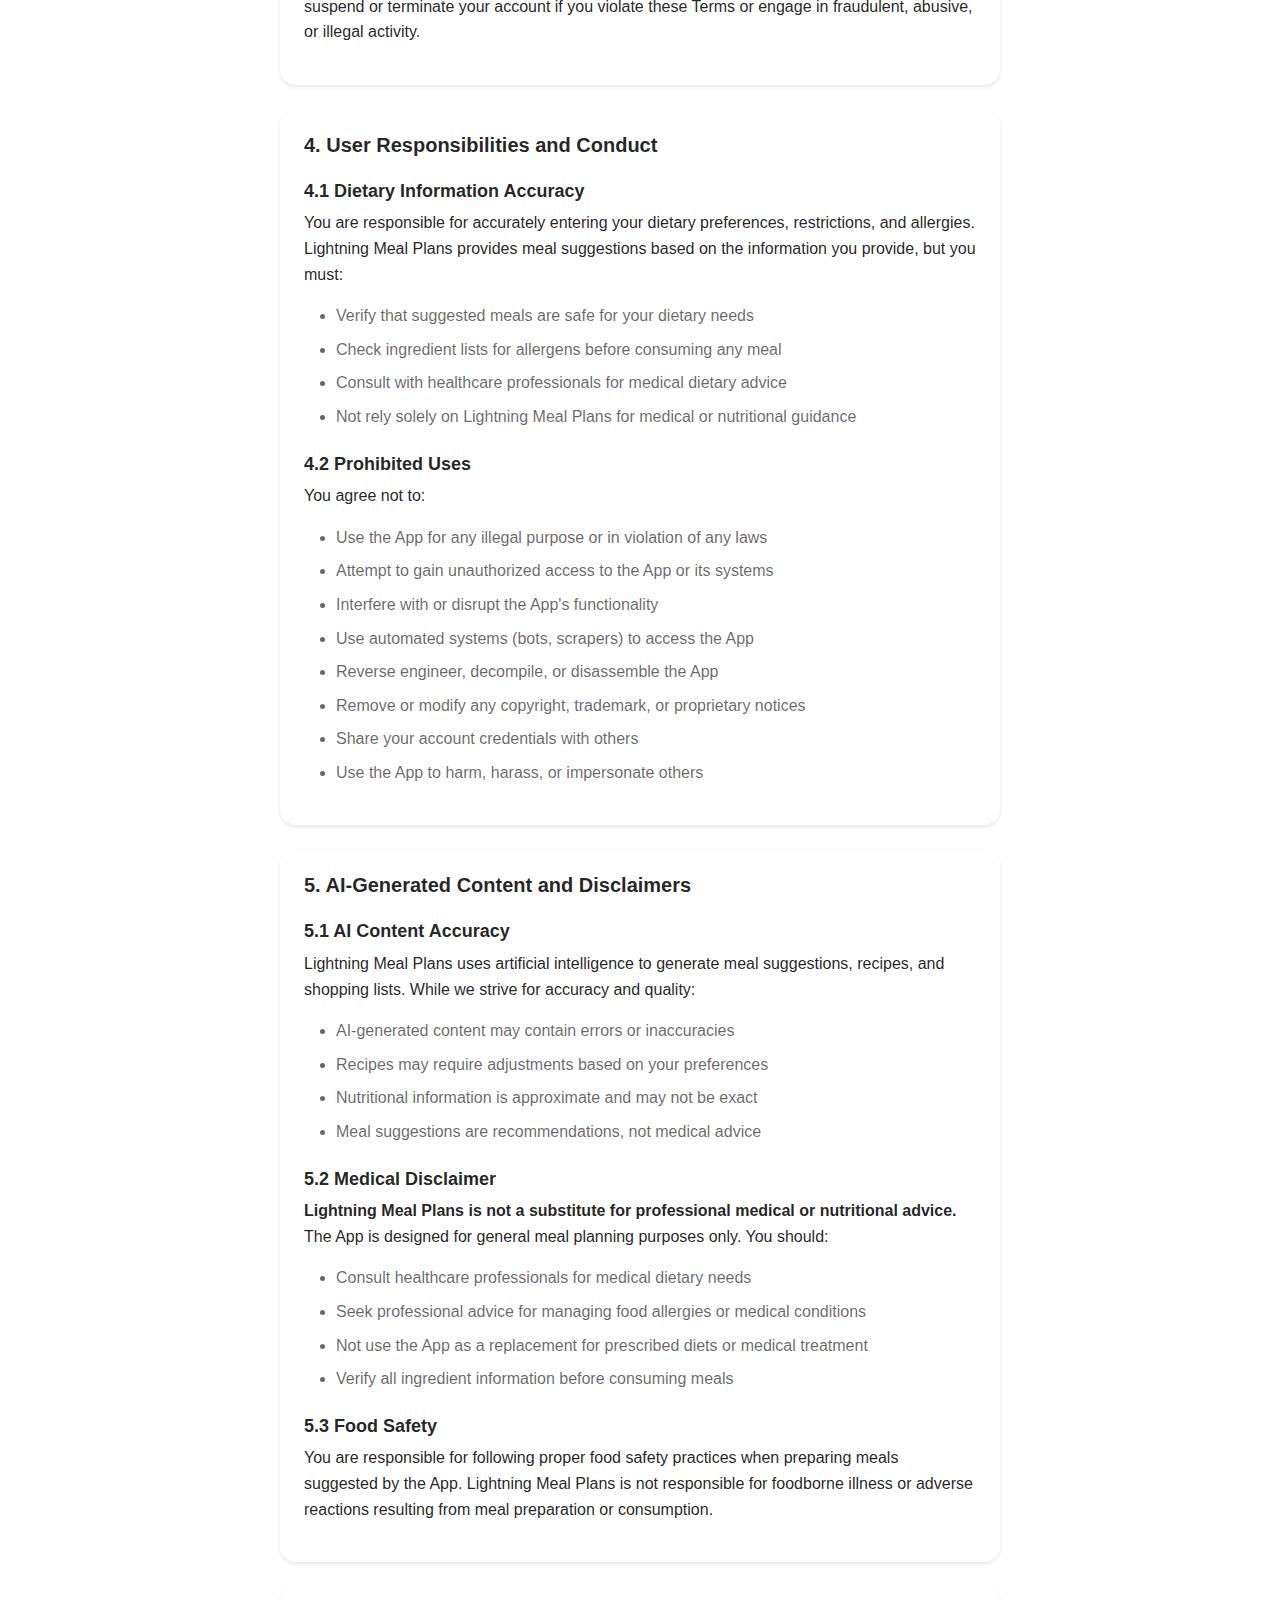
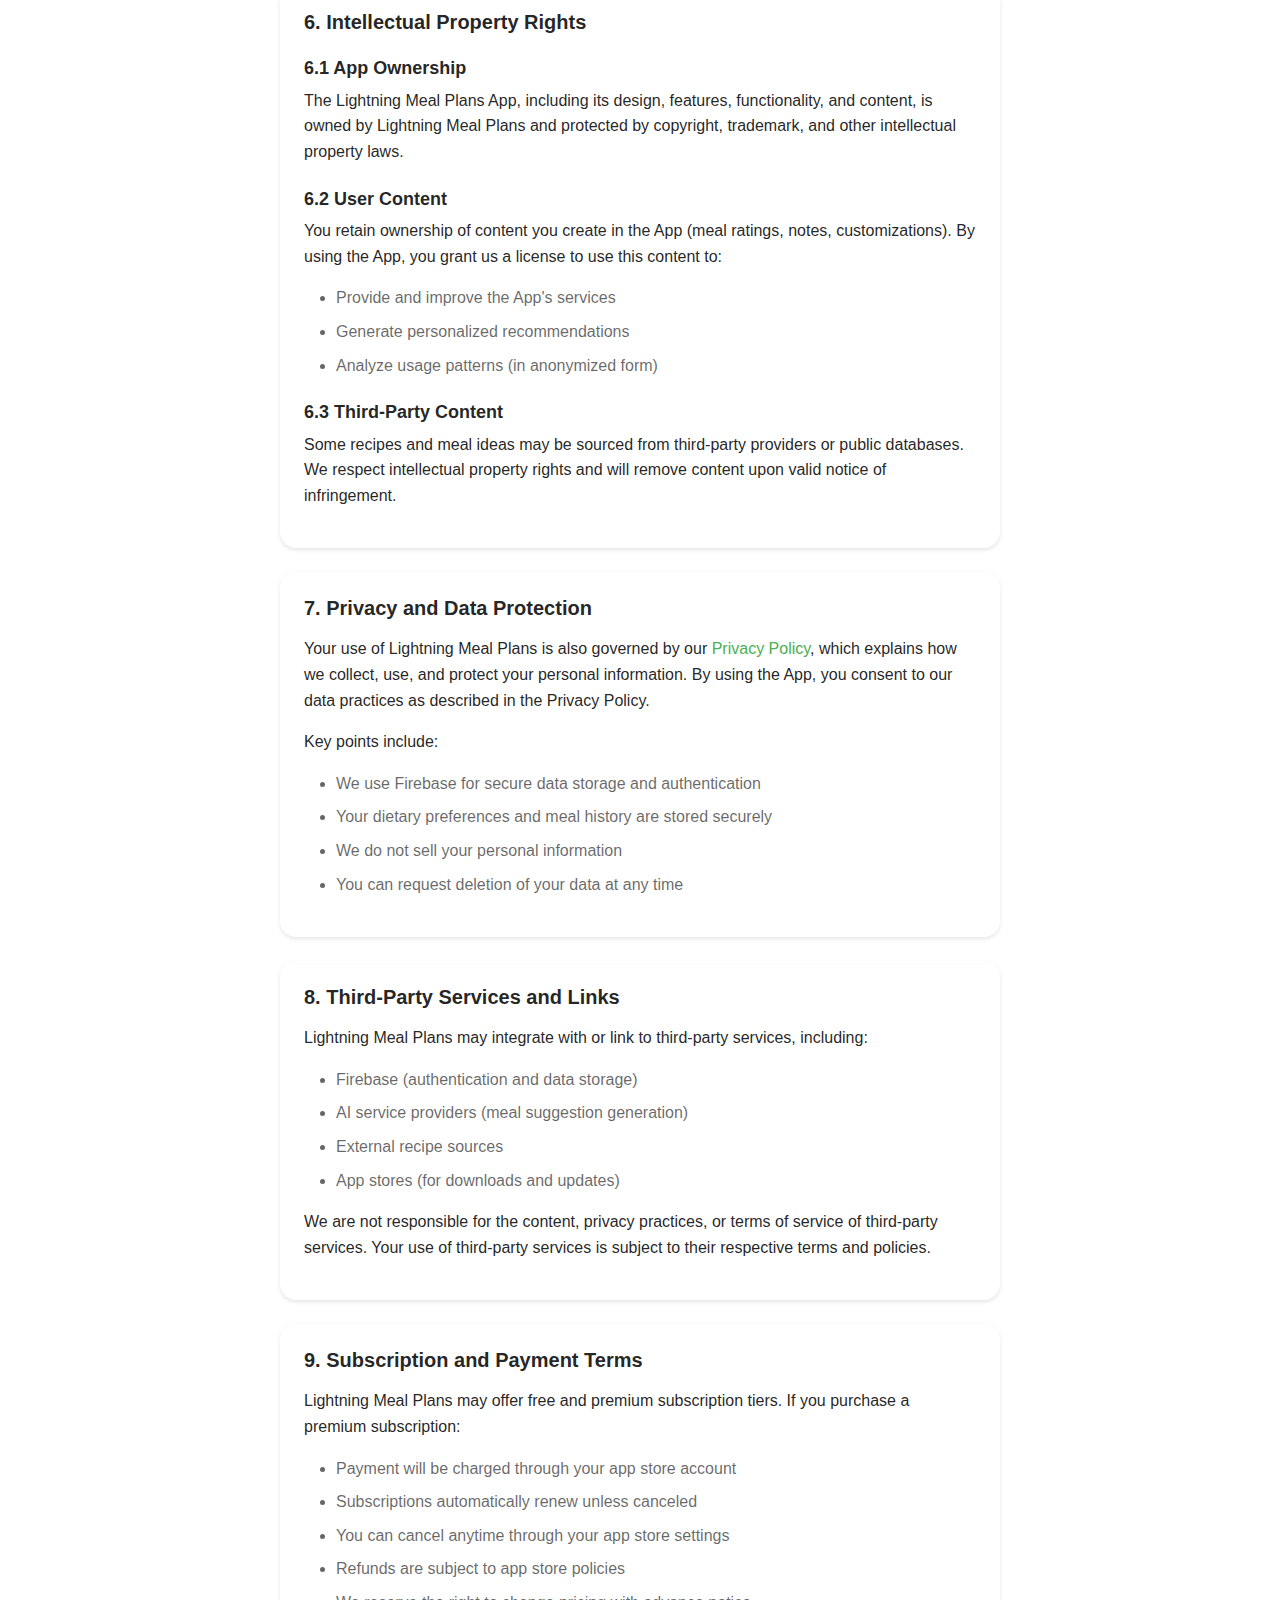
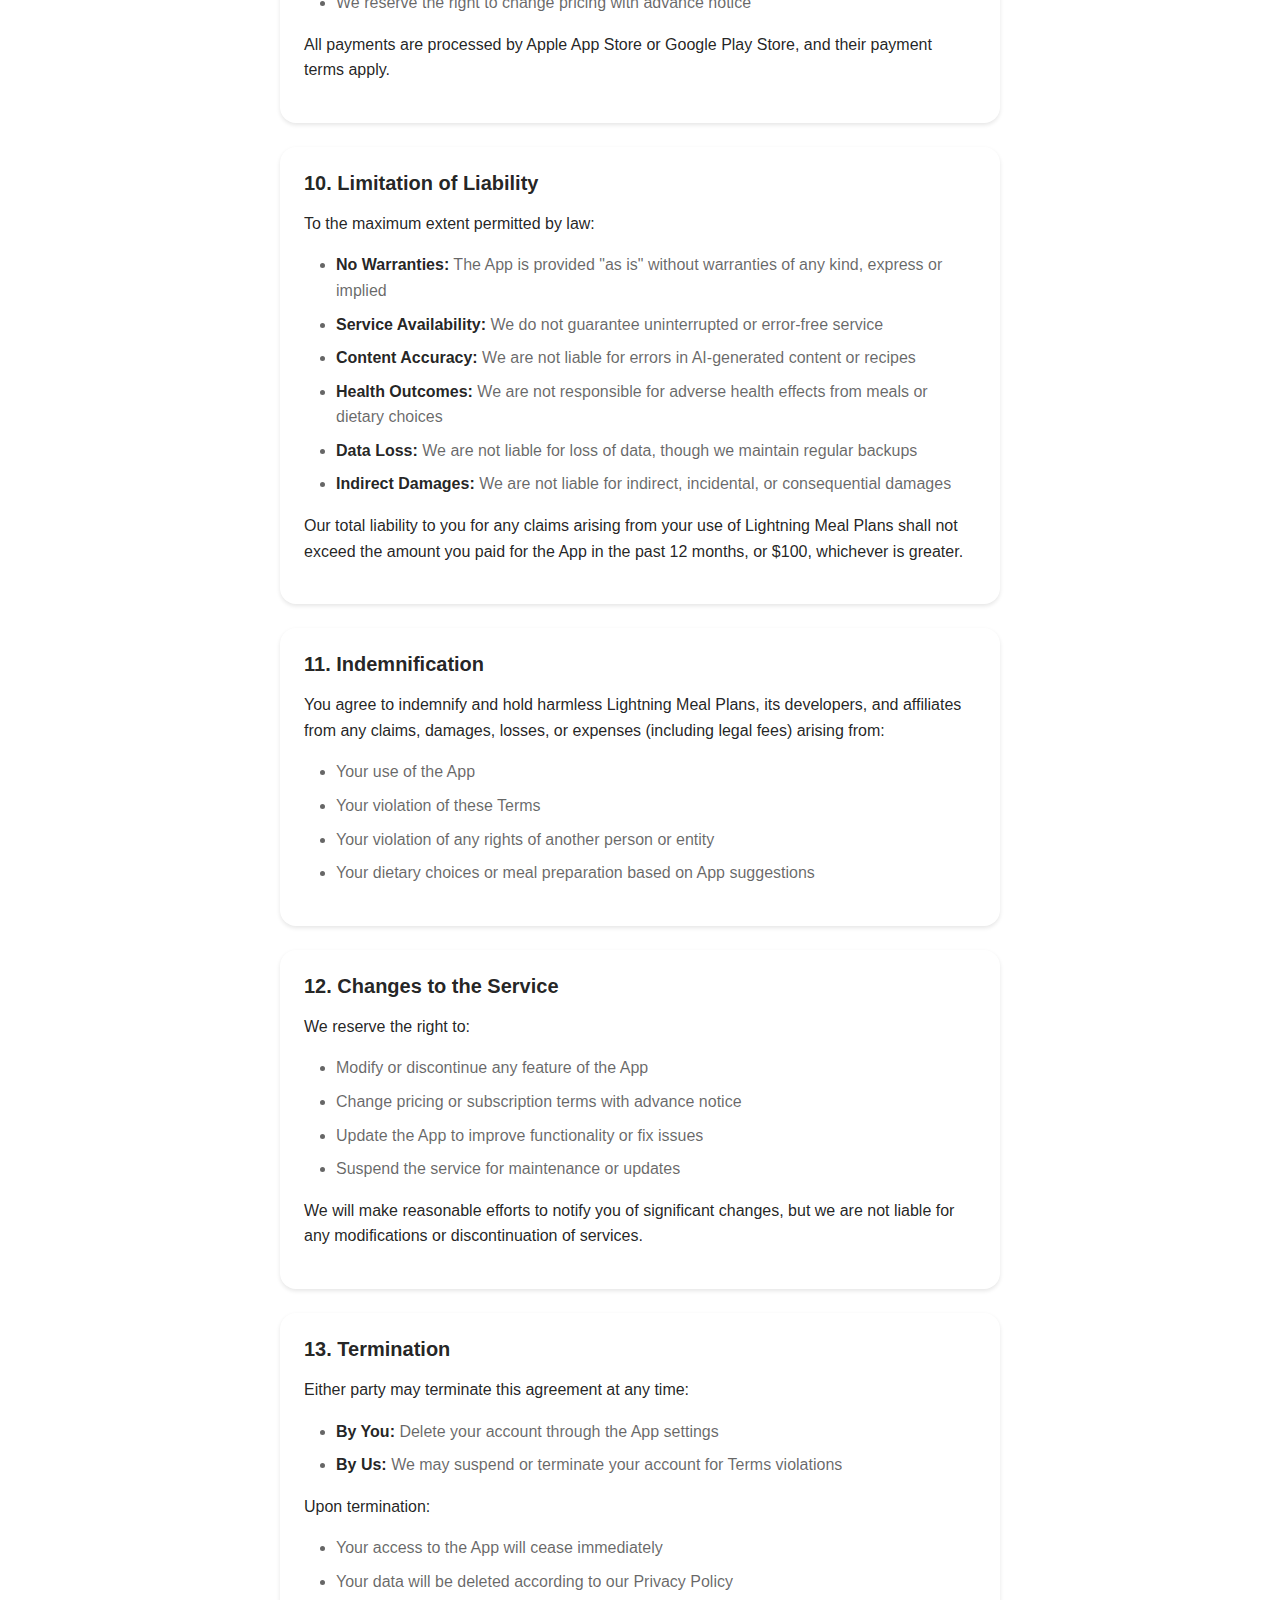
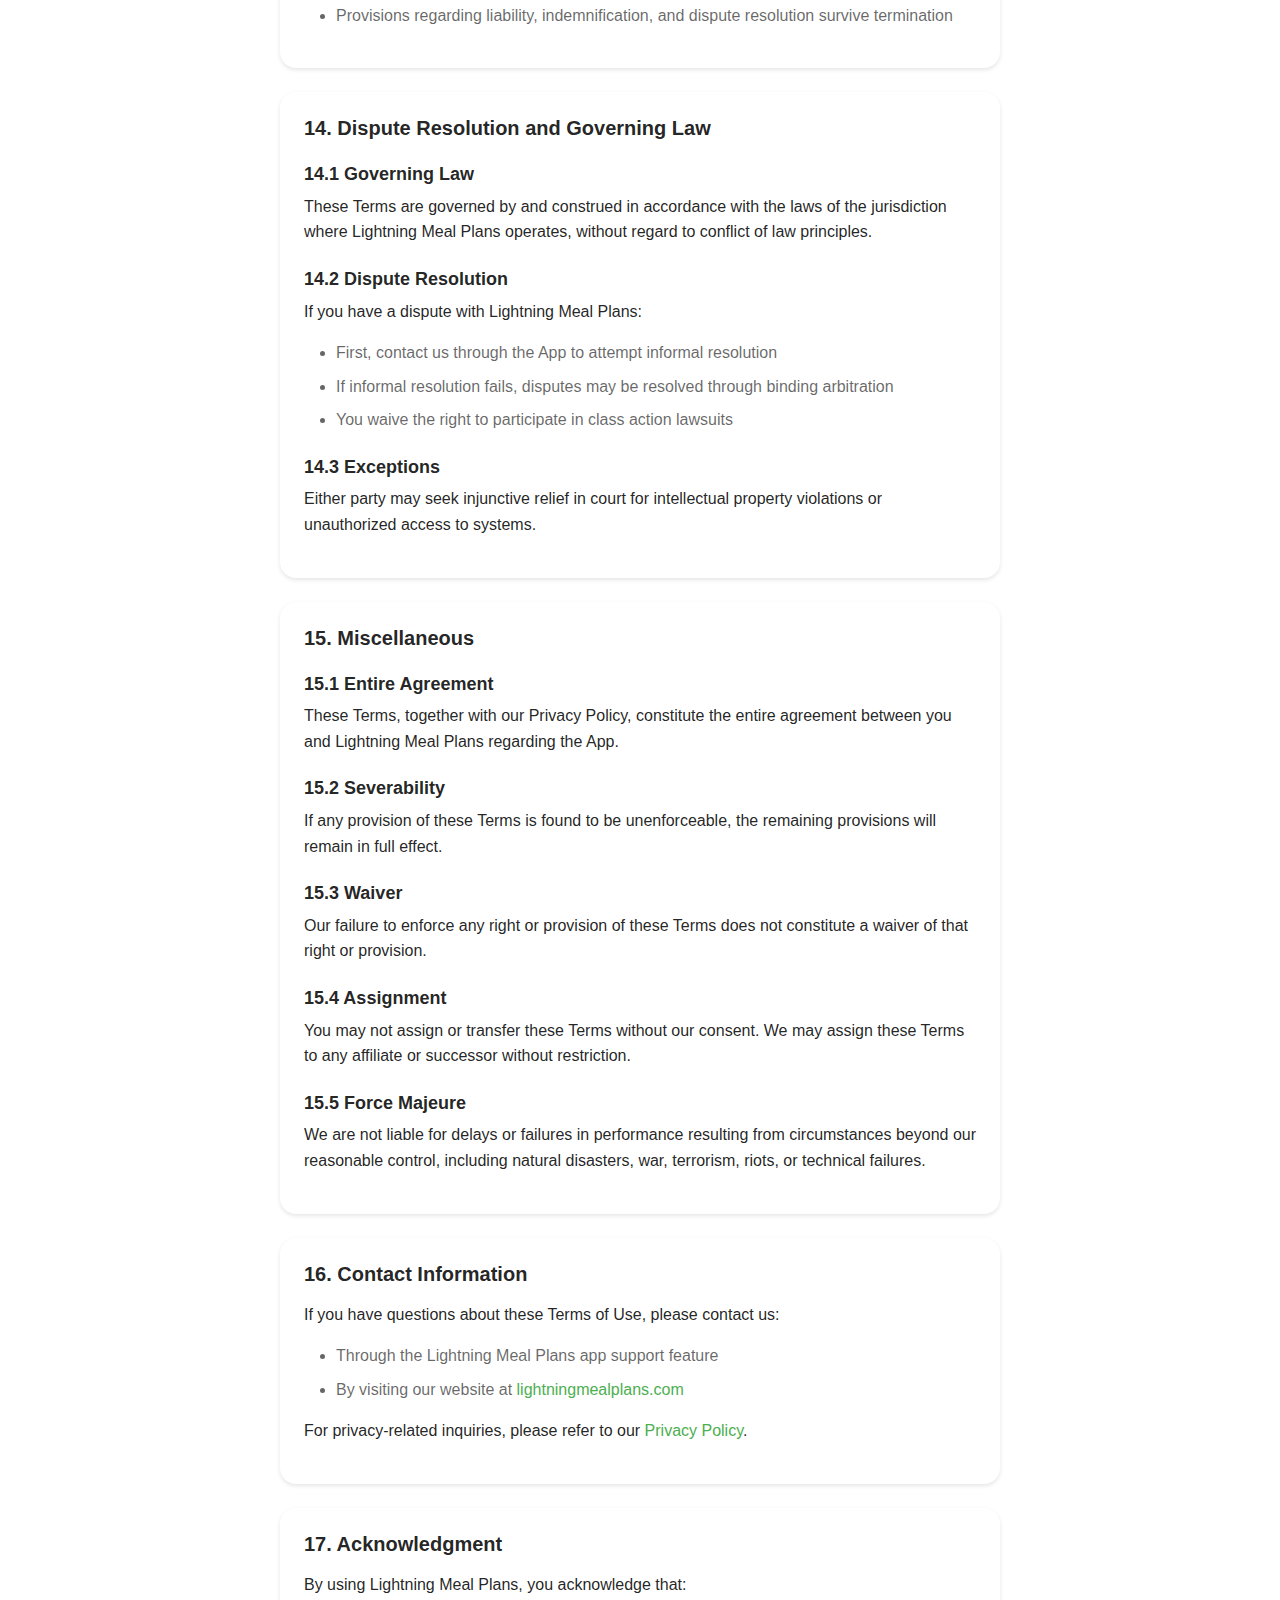
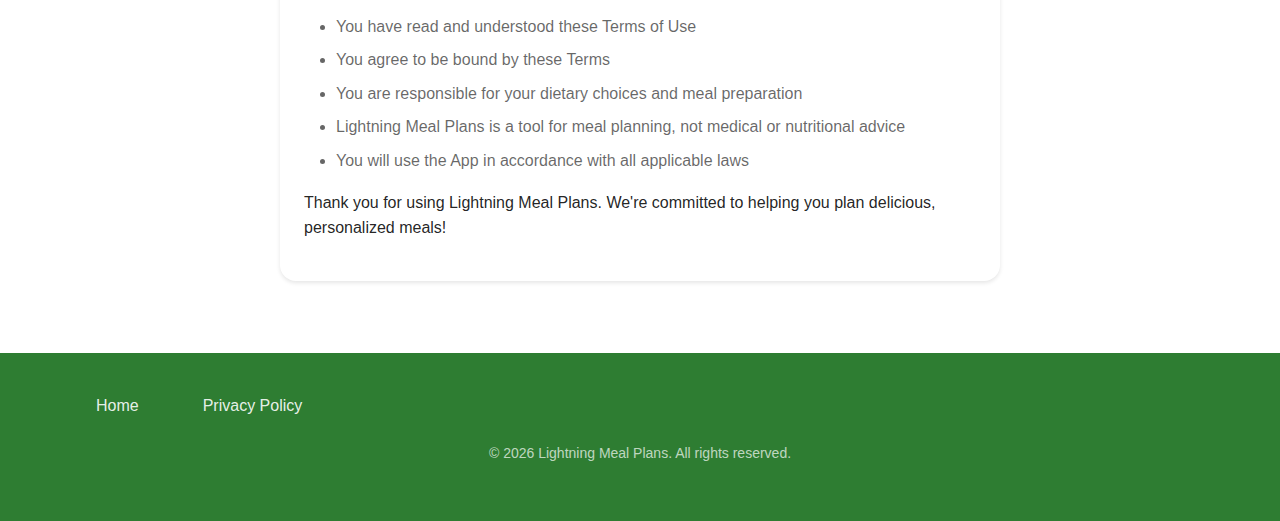
<file: terms.html>
<!DOCTYPE html>
<html lang="en">
<head>
  <meta charset="UTF-8">
  <meta name="viewport" content="width=device-width, initial-scale=1.0">
  <meta name="description" content="Lightning Meal Plans Terms of Use - Terms and conditions for using the Lightning Meal Plans app">
  <title>Terms of Use - Lightning Meal Plans</title>
  <link rel="stylesheet" href="css/styles.css">
</head>
<body>
  <header>
    <div class="container">
      <h1>Lightning Meal Plans</h1>
      <nav>
        <ul>
          <li><a href="index.html">Home</a></li>
          <li><a href="privacy.html">Privacy Policy</a></li>
        </ul>
      </nav>
    </div>
  </header>

  <main>
    <div class="container container-narrow">
      <h2>Terms of Use</h2>
      <p><em>Last updated: January 7, 2026</em></p>

      <section class="card">
        <h3>1. Acceptance of Terms</h3>
        <p>
          Welcome to Lightning Meal Plans. By accessing or using the Lightning Meal Plans mobile application ("App"), you agree to be bound by these 
          Terms of Use ("Terms"). If you do not agree to these Terms, please do not use the App.
        </p>
        <p>
          These Terms constitute a legally binding agreement between you and Lightning Meal Plans. We reserve the right to modify these 
          Terms at any time, and your continued use of the App after changes are posted constitutes acceptance of the modified Terms.
        </p>
      </section>

      <section class="card">
        <h3>2. Description of Service</h3>
        <p>
          Lightning Meal Plans is an AI-powered meal planning application that provides:
        </p>
        <ul>
          <li>Personalized meal suggestions based on your dietary preferences and restrictions</li>
          <li>Recipe discovery and customization tools</li>
          <li>Automated shopping list generation</li>
          <li>Weekly meal planning features</li>
          <li>Meal history tracking with ratings and notes</li>
          <li>Dietary preference and allergy management</li>
        </ul>
        <p>
          The App uses artificial intelligence to generate meal recommendations and recipe ideas. While we strive for accuracy, 
          AI-generated content may not always be perfect or suitable for your specific needs.
        </p>
      </section>

      <section class="card">
        <h3>3. User Accounts and Registration</h3>
        
        <h4>3.1 Account Creation</h4>
        <p>
          To use Lightning Meal Plans, you must create an account by providing a valid email address and password. You agree to:
        </p>
        <ul>
          <li>Provide accurate, current, and complete information</li>
          <li>Maintain and update your information to keep it accurate</li>
          <li>Maintain the security of your password</li>
          <li>Accept responsibility for all activities under your account</li>
          <li>Notify us immediately of any unauthorized use of your account</li>
        </ul>

        <h4>3.2 Account Eligibility</h4>
        <p>
          You must be at least 13 years old to use Lightning Meal Plans. If you are under 18, you must have permission from a parent 
          or legal guardian to use the App.
        </p>

        <h4>3.3 Account Termination</h4>
        <p>
          You may delete your account at any time through the App settings. We reserve the right to suspend or terminate 
          your account if you violate these Terms or engage in fraudulent, abusive, or illegal activity.
        </p>
      </section>

      <section class="card">
        <h3>4. User Responsibilities and Conduct</h3>
        
        <h4>4.1 Dietary Information Accuracy</h4>
        <p>
          You are responsible for accurately entering your dietary preferences, restrictions, and allergies. Lightning Meal Plans provides 
          meal suggestions based on the information you provide, but you must:
        </p>
        <ul>
          <li>Verify that suggested meals are safe for your dietary needs</li>
          <li>Check ingredient lists for allergens before consuming any meal</li>
          <li>Consult with healthcare professionals for medical dietary advice</li>
          <li>Not rely solely on Lightning Meal Plans for medical or nutritional guidance</li>
        </ul>

        <h4>4.2 Prohibited Uses</h4>
        <p>
          You agree not to:
        </p>
        <ul>
          <li>Use the App for any illegal purpose or in violation of any laws</li>
          <li>Attempt to gain unauthorized access to the App or its systems</li>
          <li>Interfere with or disrupt the App's functionality</li>
          <li>Use automated systems (bots, scrapers) to access the App</li>
          <li>Reverse engineer, decompile, or disassemble the App</li>
          <li>Remove or modify any copyright, trademark, or proprietary notices</li>
          <li>Share your account credentials with others</li>
          <li>Use the App to harm, harass, or impersonate others</li>
        </ul>
      </section>

      <section class="card">
        <h3>5. AI-Generated Content and Disclaimers</h3>
        
        <h4>5.1 AI Content Accuracy</h4>
        <p>
          Lightning Meal Plans uses artificial intelligence to generate meal suggestions, recipes, and shopping lists. While we strive 
          for accuracy and quality:
        </p>
        <ul>
          <li>AI-generated content may contain errors or inaccuracies</li>
          <li>Recipes may require adjustments based on your preferences</li>
          <li>Nutritional information is approximate and may not be exact</li>
          <li>Meal suggestions are recommendations, not medical advice</li>
        </ul>

        <h4>5.2 Medical Disclaimer</h4>
        <p>
          <strong>Lightning Meal Plans is not a substitute for professional medical or nutritional advice.</strong> The App is designed 
          for general meal planning purposes only. You should:
        </p>
        <ul>
          <li>Consult healthcare professionals for medical dietary needs</li>
          <li>Seek professional advice for managing food allergies or medical conditions</li>
          <li>Not use the App as a replacement for prescribed diets or medical treatment</li>
          <li>Verify all ingredient information before consuming meals</li>
        </ul>

        <h4>5.3 Food Safety</h4>
        <p>
          You are responsible for following proper food safety practices when preparing meals suggested by the App. 
          Lightning Meal Plans is not responsible for foodborne illness or adverse reactions resulting from meal preparation or consumption.
        </p>
      </section>

      <section class="card">
        <h3>6. Intellectual Property Rights</h3>
        
        <h4>6.1 App Ownership</h4>
        <p>
          The Lightning Meal Plans App, including its design, features, functionality, and content, is owned by Lightning Meal Plans and protected 
          by copyright, trademark, and other intellectual property laws.
        </p>

        <h4>6.2 User Content</h4>
        <p>
          You retain ownership of content you create in the App (meal ratings, notes, customizations). By using the App, 
          you grant us a license to use this content to:
        </p>
        <ul>
          <li>Provide and improve the App's services</li>
          <li>Generate personalized recommendations</li>
          <li>Analyze usage patterns (in anonymized form)</li>
        </ul>

        <h4>6.3 Third-Party Content</h4>
        <p>
          Some recipes and meal ideas may be sourced from third-party providers or public databases. We respect intellectual 
          property rights and will remove content upon valid notice of infringement.
        </p>
      </section>

      <section class="card">
        <h3>7. Privacy and Data Protection</h3>
        <p>
          Your use of Lightning Meal Plans is also governed by our <a href="privacy.html">Privacy Policy</a>, which explains how we 
          collect, use, and protect your personal information. By using the App, you consent to our data practices as 
          described in the Privacy Policy.
        </p>
        <p>
          Key points include:
        </p>
        <ul>
          <li>We use Firebase for secure data storage and authentication</li>
          <li>Your dietary preferences and meal history are stored securely</li>
          <li>We do not sell your personal information</li>
          <li>You can request deletion of your data at any time</li>
        </ul>
      </section>

      <section class="card">
        <h3>8. Third-Party Services and Links</h3>
        <p>
          Lightning Meal Plans may integrate with or link to third-party services, including:
        </p>
        <ul>
          <li>Firebase (authentication and data storage)</li>
          <li>AI service providers (meal suggestion generation)</li>
          <li>External recipe sources</li>
          <li>App stores (for downloads and updates)</li>
        </ul>
        <p>
          We are not responsible for the content, privacy practices, or terms of service of third-party services. 
          Your use of third-party services is subject to their respective terms and policies.
        </p>
      </section>

      <section class="card">
        <h3>9. Subscription and Payment Terms</h3>
        <p>
          Lightning Meal Plans may offer free and premium subscription tiers. If you purchase a premium subscription:
        </p>
        <ul>
          <li>Payment will be charged through your app store account</li>
          <li>Subscriptions automatically renew unless canceled</li>
          <li>You can cancel anytime through your app store settings</li>
          <li>Refunds are subject to app store policies</li>
          <li>We reserve the right to change pricing with advance notice</li>
        </ul>
        <p>
          All payments are processed by Apple App Store or Google Play Store, and their payment terms apply.
        </p>
      </section>

      <section class="card">
        <h3>10. Limitation of Liability</h3>
        <p>
          To the maximum extent permitted by law:
        </p>
        <ul>
          <li><strong>No Warranties:</strong> The App is provided "as is" without warranties of any kind, express or implied</li>
          <li><strong>Service Availability:</strong> We do not guarantee uninterrupted or error-free service</li>
          <li><strong>Content Accuracy:</strong> We are not liable for errors in AI-generated content or recipes</li>
          <li><strong>Health Outcomes:</strong> We are not responsible for adverse health effects from meals or dietary choices</li>
          <li><strong>Data Loss:</strong> We are not liable for loss of data, though we maintain regular backups</li>
          <li><strong>Indirect Damages:</strong> We are not liable for indirect, incidental, or consequential damages</li>
        </ul>
        <p>
          Our total liability to you for any claims arising from your use of Lightning Meal Plans shall not exceed the amount you paid 
          for the App in the past 12 months, or $100, whichever is greater.
        </p>
      </section>

      <section class="card">
        <h3>11. Indemnification</h3>
        <p>
          You agree to indemnify and hold harmless Lightning Meal Plans, its developers, and affiliates from any claims, damages, 
          losses, or expenses (including legal fees) arising from:
        </p>
        <ul>
          <li>Your use of the App</li>
          <li>Your violation of these Terms</li>
          <li>Your violation of any rights of another person or entity</li>
          <li>Your dietary choices or meal preparation based on App suggestions</li>
        </ul>
      </section>

      <section class="card">
        <h3>12. Changes to the Service</h3>
        <p>
          We reserve the right to:
        </p>
        <ul>
          <li>Modify or discontinue any feature of the App</li>
          <li>Change pricing or subscription terms with advance notice</li>
          <li>Update the App to improve functionality or fix issues</li>
          <li>Suspend the service for maintenance or updates</li>
        </ul>
        <p>
          We will make reasonable efforts to notify you of significant changes, but we are not liable for any modifications 
          or discontinuation of services.
        </p>
      </section>

      <section class="card">
        <h3>13. Termination</h3>
        <p>
          Either party may terminate this agreement at any time:
        </p>
        <ul>
          <li><strong>By You:</strong> Delete your account through the App settings</li>
          <li><strong>By Us:</strong> We may suspend or terminate your account for Terms violations</li>
        </ul>
        <p>
          Upon termination:
        </p>
        <ul>
          <li>Your access to the App will cease immediately</li>
          <li>Your data will be deleted according to our Privacy Policy</li>
          <li>Provisions regarding liability, indemnification, and dispute resolution survive termination</li>
        </ul>
      </section>

      <section class="card">
        <h3>14. Dispute Resolution and Governing Law</h3>
        
        <h4>14.1 Governing Law</h4>
        <p>
          These Terms are governed by and construed in accordance with the laws of the jurisdiction where Lightning Meal Plans operates, 
          without regard to conflict of law principles.
        </p>

        <h4>14.2 Dispute Resolution</h4>
        <p>
          If you have a dispute with Lightning Meal Plans:
        </p>
        <ul>
          <li>First, contact us through the App to attempt informal resolution</li>
          <li>If informal resolution fails, disputes may be resolved through binding arbitration</li>
          <li>You waive the right to participate in class action lawsuits</li>
        </ul>

        <h4>14.3 Exceptions</h4>
        <p>
          Either party may seek injunctive relief in court for intellectual property violations or unauthorized access to systems.
        </p>
      </section>

      <section class="card">
        <h3>15. Miscellaneous</h3>
        
        <h4>15.1 Entire Agreement</h4>
        <p>
          These Terms, together with our Privacy Policy, constitute the entire agreement between you and Lightning Meal Plans regarding 
          the App.
        </p>

        <h4>15.2 Severability</h4>
        <p>
          If any provision of these Terms is found to be unenforceable, the remaining provisions will remain in full effect.
        </p>

        <h4>15.3 Waiver</h4>
        <p>
          Our failure to enforce any right or provision of these Terms does not constitute a waiver of that right or provision.
        </p>

        <h4>15.4 Assignment</h4>
        <p>
          You may not assign or transfer these Terms without our consent. We may assign these Terms to any affiliate or 
          successor without restriction.
        </p>

        <h4>15.5 Force Majeure</h4>
        <p>
          We are not liable for delays or failures in performance resulting from circumstances beyond our reasonable control, 
          including natural disasters, war, terrorism, riots, or technical failures.
        </p>
      </section>

      <section class="card">
        <h3>16. Contact Information</h3>
        <p>
          If you have questions about these Terms of Use, please contact us:
        </p>
        <ul>
          <li>Through the Lightning Meal Plans app support feature</li>
          <li>By visiting our website at <a href="https://lightningmealplans.com">lightningmealplans.com</a></li>
        </ul>
        <p>
          For privacy-related inquiries, please refer to our <a href="privacy.html">Privacy Policy</a>.
        </p>
      </section>

      <section class="card">
        <h3>17. Acknowledgment</h3>
        <p>
          By using Lightning Meal Plans, you acknowledge that:
        </p>
        <ul>
          <li>You have read and understood these Terms of Use</li>
          <li>You agree to be bound by these Terms</li>
          <li>You are responsible for your dietary choices and meal preparation</li>
          <li>Lightning Meal Plans is a tool for meal planning, not medical or nutritional advice</li>
          <li>You will use the App in accordance with all applicable laws</li>
        </ul>
        <p>
          Thank you for using Lightning Meal Plans. We're committed to helping you plan delicious, personalized meals!
        </p>
      </section>
    </div>
  </main>

  <footer>
    <div class="container">
      <nav>
        <ul>
          <li><a href="index.html">Home</a></li>
          <li><a href="privacy.html">Privacy Policy</a></li>
        </ul>
      </nav>
      <p class="footer-text">&copy; 2026 Lightning Meal Plans. All rights reserved.</p>
    </div>
  </footer>
</body>
</html>
</file>
<file: css/styles.css>
/* ===================================
   CSS Reset / Normalize
   =================================== */

* {
  margin: 0;
  padding: 0;
  box-sizing: border-box;
}

html {
  font-size: 16px;
  -webkit-font-smoothing: antialiased;
  -moz-osx-font-smoothing: grayscale;
}

body {
  line-height: 1.6;
}

img {
  max-width: 100%;
  height: auto;
  display: block;
}

a {
  text-decoration: none;
  color: inherit;
}

button {
  border: none;
  background: none;
  font-family: inherit;
  cursor: pointer;
}

ul,
ol {
  list-style: none;
}

/* ===================================
   CSS Variables - Color Scheme & Spacing
   =================================== */

:root {
  /* Color Scheme - Matching Lightning Meal Plans App */
  --color-primary: #4CAF50;
  --color-primary-dark: #388E3C;
  --color-primary-light: #81C784;
  --color-secondary: #6c757d;
  --color-success: #4CAF50;
  --color-danger: #dc3545;
  --color-warning: #FF9800;
  --color-info: #2196F3;

  /* Neutral Colors */
  --color-text: rgba(0, 0, 0, 0.87);
  --color-text-light: rgba(0, 0, 0, 0.6);
  --color-background: #ffffff;
  --color-background-alt: #f5f5f5;
  --color-border: #e0e0e0;

  /* Spacing Variables */
  --spacing-xs: 0.25rem;
  /* 4px */
  --spacing-sm: 0.5rem;
  /* 8px */
  --spacing-md: 1rem;
  /* 16px */
  --spacing-lg: 1.5rem;
  /* 24px */
  --spacing-xl: 2rem;
  /* 32px */
  --spacing-2xl: 2.5rem;
  /* 40px */
  --spacing-3xl: 3rem;
  /* 48px */

  /* Typography */
  --font-family-base: -apple-system, BlinkMacSystemFont, 'Segoe UI', Roboto, 'Helvetica Neue', Arial, sans-serif;
  --font-family-heading: var(--font-family-base);

  --font-size-sm: 0.875rem;
  /* 14px */
  --font-size-base: 1rem;
  /* 16px */
  --font-size-lg: 1.125rem;
  /* 18px */
  --font-size-xl: 1.25rem;
  /* 20px */
  --font-size-2xl: 1.5rem;
  /* 24px */
  --font-size-3xl: 2rem;
  /* 32px */
  --font-size-4xl: 2.5rem;
  /* 40px */

  --font-weight-normal: 400;
  --font-weight-medium: 500;
  --font-weight-semibold: 600;
  --font-weight-bold: 700;

  /* Layout */
  --max-width-content: 1200px;
  --max-width-text: 800px;
  --border-radius: 0.75rem;
  /* 12px - matching app's rounded corners */
  --border-radius-lg: 1rem;
  /* 16px - for cards */
  --border-radius-sm: 0.5rem;
  /* 8px - for chips */

  /* Transitions */
  --transition-fast: 150ms ease-in-out;
  --transition-base: 250ms ease-in-out;
}

/* ===================================
   Base Typography
   =================================== */

body {
  font-family: var(--font-family-base);
  font-size: var(--font-size-base);
  font-weight: var(--font-weight-normal);
  color: var(--color-text);
  background-color: var(--color-background);
}

h1,
h2,
h3,
h4,
h5,
h6 {
  font-family: var(--font-family-heading);
  font-weight: var(--font-weight-bold);
  line-height: 1.2;
  margin-bottom: var(--spacing-md);
  color: var(--color-text);
}

h1 {
  font-size: var(--font-size-4xl);
}

h2 {
  font-size: var(--font-size-3xl);
}

h3 {
  font-size: var(--font-size-2xl);
}

h4 {
  font-size: var(--font-size-xl);
}

h5 {
  font-size: var(--font-size-lg);
}

h6 {
  font-size: var(--font-size-base);
}

p {
  margin-bottom: var(--spacing-md);
}

a {
  color: var(--color-primary);
  transition: color var(--transition-fast);
}

a:hover {
  color: var(--color-primary-dark);
}

a:focus {
  outline: 2px solid var(--color-primary);
  outline-offset: 2px;
}

/* ===================================
   Layout Components
   =================================== */

.container {
  width: 100%;
  max-width: var(--max-width-content);
  margin: 0 auto;
  padding: 0 var(--spacing-md);
}

.container-narrow {
  max-width: var(--max-width-text);
}

header {
  padding: var(--spacing-lg) 0;
  background-color: var(--color-background-alt);
  border-bottom: 1px solid var(--color-border);
}

main {
  min-height: 60vh;
  padding: var(--spacing-2xl) 0;
}

footer {
  padding: var(--spacing-2xl) 0;
  background-color: #2E7D32;
  /* Dark Green */
  color: white;
  margin-top: 0;
}

footer a {
  color: rgba(255, 255, 255, 0.9);
}

footer a:hover {
  color: white;
  text-decoration: underline;
}

footer .footer-text {
  color: rgba(255, 255, 255, 0.7);
}

/* ===================================
   Navigation
   =================================== */

nav ul {
  display: flex;
  gap: var(--spacing-lg);
  align-items: center;
}

nav a {
  font-weight: var(--font-weight-medium);
  padding: var(--spacing-sm) var(--spacing-md);
  border-radius: var(--border-radius);
  transition: background-color var(--transition-fast);
}

nav a:hover {
  background-color: var(--color-background-alt);
}

/* ===================================
   Buttons
   =================================== */

.btn {
  display: inline-block;
  padding: var(--spacing-sm) var(--spacing-lg);
  font-size: var(--font-size-base);
  font-weight: var(--font-weight-medium);
  text-align: center;
  border-radius: var(--border-radius);
  transition: all var(--transition-base);
  cursor: pointer;
}

.btn-primary {
  background-color: var(--color-primary);
  color: white;
}

.btn-primary:hover {
  background-color: var(--color-primary-dark);
  color: white;
}

.btn-secondary {
  background-color: var(--color-secondary);
  color: white;
}

.btn-secondary:hover {
  background-color: #5a6268;
  color: white;
}

.btn-large {
  padding: var(--spacing-md) var(--spacing-xl);
  font-size: var(--font-size-lg);
}

/* ===================================
   Forms
   =================================== */

input,
textarea,
select {
  width: 100%;
  padding: var(--spacing-md);
  font-family: var(--font-family-base);
  font-size: var(--font-size-base);
  border: 1px solid var(--color-border);
  border-radius: var(--border-radius);
  background-color: var(--color-background-alt);
  transition: border-color var(--transition-fast), box-shadow var(--transition-fast);
}

input:focus,
textarea:focus,
select:focus {
  outline: none;
  border-color: var(--color-primary);
  border-width: 2px;
  box-shadow: 0 0 0 3px rgba(76, 175, 80, 0.1);
  padding: calc(var(--spacing-md) - 1px);
  /* Adjust for thicker border */
}

label {
  display: block;
  margin-bottom: var(--spacing-sm);
  font-weight: var(--font-weight-medium);
  color: var(--color-text);
}

.form-group {
  margin-bottom: var(--spacing-lg);
}

/* ===================================
   Utility Classes
   =================================== */

.card {
  background-color: var(--color-background);
  border-radius: var(--border-radius-lg);
  box-shadow: 0 2px 4px rgba(0, 0, 0, 0.1);
  padding: var(--spacing-lg);
  margin-bottom: var(--spacing-lg);
}

.card-elevated {
  box-shadow: 0 4px 8px rgba(0, 0, 0, 0.12);
}

.text-center {
  text-align: center;
}

.text-left {
  text-align: left;
}

.text-right {
  text-align: right;
}

.mt-sm {
  margin-top: var(--spacing-sm);
}

.mt-md {
  margin-top: var(--spacing-md);
}

.mt-lg {
  margin-top: var(--spacing-lg);
}

.mt-xl {
  margin-top: var(--spacing-xl);
}

.mb-sm {
  margin-bottom: var(--spacing-sm);
}

.mb-md {
  margin-bottom: var(--spacing-md);
}

.mb-lg {
  margin-bottom: var(--spacing-lg);
}

.mb-xl {
  margin-bottom: var(--spacing-xl);
}

.hidden {
  display: none;
}

.error-message {
  color: var(--color-danger);
  font-size: var(--font-size-sm);
  margin-top: var(--spacing-sm);
}

.success-message {
  color: var(--color-success);
  font-size: var(--font-size-sm);
  margin-top: var(--spacing-sm);
}

/* ===================================
   Responsive Design - Mobile First
   =================================== */

/* Tablet and up (768px) */
@media (min-width: 768px) {
  :root {
    --font-size-3xl: 2.25rem;
    /* 36px */
    --font-size-4xl: 3rem;
    /* 48px */
  }

  .container {
    padding: 0 var(--spacing-xl);
  }

  nav ul {
    gap: var(--spacing-xl);
  }

  main {
    padding: var(--spacing-3xl) 0;
  }
}

/* Desktop and up (1024px) */
@media (min-width: 1024px) {
  :root {
    --font-size-3xl: 2.5rem;
    /* 40px */
    --font-size-4xl: 3.5rem;
    /* 56px */
  }

  header {
    padding: var(--spacing-xl) 0;
  }
}

/* Large desktop (1280px) */
@media (min-width: 1280px) {
  .container {
    padding: 0 var(--spacing-2xl);
  }
}

/* ===================================
   Content Pages (Privacy, Terms)
   =================================== */

.container-narrow h2 {
  font-size: var(--font-size-3xl);
  margin-bottom: var(--spacing-md);
  color: var(--color-text);
}

.container-narrow h3 {
  font-size: var(--font-size-xl);
  margin-bottom: var(--spacing-md);
  color: var(--color-text);
}

.container-narrow h4 {
  font-size: var(--font-size-lg);
  margin-top: var(--spacing-lg);
  margin-bottom: var(--spacing-sm);
  color: var(--color-text);
  font-weight: var(--font-weight-semibold);
}

.container-narrow ul {
  list-style: disc;
  margin-left: var(--spacing-xl);
  margin-bottom: var(--spacing-md);
}

.container-narrow ul li {
  margin-bottom: var(--spacing-sm);
  line-height: 1.6;
  color: var(--color-text-light);
}

.container-narrow section {
  margin-bottom: var(--spacing-lg);
}

.container-narrow em {
  color: var(--color-text-light);
  font-style: italic;
}

.container-narrow strong {
  font-weight: var(--font-weight-semibold);
  color: var(--color-text);
}

/* ===================================
   Landing Page Specific Styles
   =================================== */

.hero {
  padding: var(--spacing-3xl) 0;
  background: linear-gradient(135deg, #f1f8e9 0%, #ffffff 100%);
}

.hero-title {
  font-size: var(--font-size-3xl);
  font-weight: var(--font-weight-bold);
  color: var(--color-text);
  margin-bottom: var(--spacing-lg);
  letter-spacing: -0.5px;
}

.hero-description {
  font-size: var(--font-size-lg);
  color: var(--color-text-light);
  max-width: 700px;
  margin: 0 auto var(--spacing-2xl);
  line-height: 1.6;
}

.features {
  margin: var(--spacing-3xl) 0;
}

.feature-grid {
  display: grid;
  grid-template-columns: 1fr;
  gap: var(--spacing-lg);
  max-width: 1000px;
  margin: 0 auto;
}

.feature-item {
  background-color: var(--color-background);
  border-radius: var(--border-radius-lg);
  padding: var(--spacing-xl);
  box-shadow: 0 2px 8px rgba(0, 0, 0, 0.08);
  transition: transform var(--transition-base), box-shadow var(--transition-base);
  text-align: left;
}

.feature-item:hover {
  transform: translateY(-4px);
  box-shadow: 0 4px 16px rgba(0, 0, 0, 0.12);
}

.feature-item h3 {
  font-size: var(--font-size-xl);
  font-weight: var(--font-weight-semibold);
  color: var(--color-text);
  margin-bottom: var(--spacing-sm);
}

.feature-item p {
  font-size: var(--font-size-base);
  color: var(--color-text-light);
  margin-bottom: 0;
  line-height: 1.5;
}

.cta-section {
  margin-top: var(--spacing-3xl);
}

.cta-note {
  margin-top: var(--spacing-md);
  font-size: var(--font-size-sm);
  color: var(--color-text-light);
}

.footer-text {
  margin-top: var(--spacing-lg);
  text-align: center;
  font-size: var(--font-size-sm);
  color: var(--color-text-light);
}

/* Responsive adjustments for landing page */
@media (min-width: 768px) {
  .feature-grid {
    grid-template-columns: repeat(2, 1fr);
    gap: var(--spacing-xl);
  }

  .hero-title {
    font-size: var(--font-size-4xl);
  }
}

@media (min-width: 1024px) {
  .feature-grid {
    grid-template-columns: repeat(3, 1fr);
  }

  .hero {
    padding: var(--spacing-3xl) 0;
  }
}

/* ===================================
   Password Reset Page Specific Styles
   =================================== */

.password-reset-section {
  padding: var(--spacing-2xl) 0;
}

.password-reset-container {
  max-width: 500px;
  margin: 0 auto;
}

.password-reset-container .card {
  padding: var(--spacing-2xl);
}

.password-reset-container h2 {
  font-size: var(--font-size-2xl);
  font-weight: var(--font-weight-bold);
  color: var(--color-text);
  margin-bottom: var(--spacing-md);
}

/* Alert styles for status messages */
.alert {
  margin-top: var(--spacing-lg);
  padding: var(--spacing-md);
  border-radius: var(--border-radius);
  font-size: var(--font-size-base);
  text-align: center;
  border: 1px solid;
}

.alert-error {
  background-color: #ffebee;
  color: var(--color-danger);
  border-color: var(--color-danger);
}

.alert-success {
  background-color: #e8f5e9;
  color: var(--color-success);
  border-color: var(--color-success);
}

.alert-info {
  background-color: #e3f2fd;
  color: var(--color-info);
  border-color: var(--color-info);
}

#status-message {
  margin-top: var(--spacing-lg);
  padding: var(--spacing-md);
  border-radius: var(--border-radius);
  font-size: var(--font-size-base);
  text-align: center;
}

#status-message.error {
  background-color: #ffebee;
  color: var(--color-danger);
  border: 1px solid var(--color-danger);
}

#status-message.success {
  background-color: #e8f5e9;
  color: var(--color-success);
  border: 1px solid var(--color-success);
}

#status-message.info {
  background-color: #e3f2fd;
  color: var(--color-info);
  border: 1px solid var(--color-info);
}

/* Responsive adjustments for password reset page */
@media (max-width: 767px) {
  .password-reset-container .card {
    padding: var(--spacing-lg);
  }

  .password-reset-container h2 {
    font-size: var(--font-size-xl);
  }
}

/* ===================================
   Email Verification Page Specific Styles
   =================================== */

.verification-container {
  max-width: 600px;
  margin: 0 auto;
  padding: var(--spacing-2xl) var(--spacing-md);
}

.verification-card {
  background-color: var(--color-background);
  border-radius: var(--border-radius-lg);
  box-shadow: 0 4px 12px rgba(0, 0, 0, 0.1);
  padding: var(--spacing-2xl);
  text-align: center;
  transition: box-shadow var(--transition-base);
}

.verification-card:hover {
  box-shadow: 0 6px 16px rgba(0, 0, 0, 0.12);
}

.verification-icon {
  font-size: 4rem;
  margin-bottom: var(--spacing-lg);
  line-height: 1;
}

.verification-state {
  display: none;
  animation: fadeIn 0.3s ease-in-out;
}

.verification-state.active {
  display: block;
}

@keyframes fadeIn {
  from {
    opacity: 0;
    transform: translateY(10px);
  }

  to {
    opacity: 1;
    transform: translateY(0);
  }
}

/* Loading Spinner */
.spinner {
  border: 4px solid var(--color-border);
  border-top: 4px solid var(--color-primary);
  border-radius: 50%;
  width: 50px;
  height: 50px;
  animation: spin 1s linear infinite;
  margin: var(--spacing-lg) auto;
}

@keyframes spin {
  0% {
    transform: rotate(0deg);
  }

  100% {
    transform: rotate(360deg);
  }
}

/* Verification Typography */
.verification-title {
  font-size: var(--font-size-3xl);
  font-weight: var(--font-weight-bold);
  color: var(--color-text);
  margin-bottom: var(--spacing-md);
  line-height: 1.2;
}

.verification-message {
  font-size: var(--font-size-lg);
  color: var(--color-text-light);
  margin-bottom: var(--spacing-xl);
  line-height: 1.6;
}

/* Success State Styling */
#success .verification-icon {
  color: var(--color-success);
}

#success .verification-title {
  color: var(--color-success);
}

/* Error State Styling */
#error .verification-icon {
  color: var(--color-danger);
}

#error .verification-title {
  color: var(--color-danger);
}

.error-details {
  background-color: var(--color-background-alt);
  border-radius: var(--border-radius);
  border: 1px solid var(--color-border);
  padding: var(--spacing-md);
  margin-top: var(--spacing-lg);
  font-size: var(--font-size-sm);
  color: var(--color-text-light);
  text-align: left;
}

.error-details strong {
  display: block;
  margin-bottom: var(--spacing-sm);
  color: var(--color-text);
  font-weight: var(--font-weight-semibold);
}

.error-details p {
  margin-bottom: 0;
  font-family: monospace;
  font-size: var(--font-size-sm);
}

/* Loading State Styling */
#loading .verification-icon {
  color: var(--color-info);
}

/* Verification Actions */
.verification-actions {
  margin-top: var(--spacing-xl);
  display: flex;
  flex-direction: column;
  gap: var(--spacing-md);
  align-items: center;
}

.verification-actions .btn {
  min-width: 200px;
}

/* Responsive adjustments for verification page */
@media (max-width: 767px) {
  .verification-container {
    padding: var(--spacing-lg) var(--spacing-md);
  }

  .verification-card {
    padding: var(--spacing-lg);
  }

  .verification-icon {
    font-size: 3rem;
  }

  .verification-title {
    font-size: var(--font-size-2xl);
  }

  .verification-message {
    font-size: var(--font-size-base);
  }

  .verification-actions .btn {
    min-width: 100%;
  }
}

/* ===================================
   New Sections Styling (Features, How It Works, FAQ)
   =================================== */

.section-padding {
  padding: var(--spacing-3xl) 0;
}

.bg-alt {
  background-color: var(--color-background-alt);
}

/* Steps Grid (How It Works) */
.steps-grid {
  display: grid;
  grid-template-columns: 1fr;
  gap: var(--spacing-lg);
  max-width: 1100px;
  margin: 0 auto;
  position: relative;
}

.step-item {
  position: relative;
  padding: var(--spacing-xl);
  background-color: var(--color-background);
  border-radius: var(--border-radius-lg);
  box-shadow: 0 2px 8px rgba(0, 0, 0, 0.08);
  transition: all var(--transition-base);
  border: 2px solid transparent;
}

.step-item:hover {
  transform: translateY(-4px);
  box-shadow: 0 8px 20px rgba(0, 0, 0, 0.12);
  border-color: var(--color-primary-light);
}

.step-number {
  display: inline-flex;
  align-items: center;
  justify-content: center;
  width: 3.5rem;
  height: 3.5rem;
  background: linear-gradient(135deg, var(--color-primary) 0%, var(--color-primary-dark) 100%);
  color: white;
  border-radius: 50%;
  font-size: var(--font-size-2xl);
  font-weight: var(--font-weight-bold);
  margin-bottom: var(--spacing-lg);
  box-shadow: 0 4px 12px rgba(76, 175, 80, 0.4);
  transition: transform var(--transition-base);
}

.step-item:hover .step-number {
  transform: scale(1.1);
}

.step-item h4 {
  font-size: var(--font-size-xl);
  margin-bottom: var(--spacing-md);
  color: var(--color-text);
  font-weight: var(--font-weight-semibold);
}

.step-item p {
  color: var(--color-text-light);
  line-height: 1.6;
  margin-bottom: 0;
}

/* FAQ Styling */
.faq-list {
  max-width: 800px;
  margin: 0 auto;
  display: flex;
  flex-direction: column;
  gap: var(--spacing-md);
}

.faq-item {
  background-color: var(--color-background);
  border: 1px solid var(--color-border);
  border-radius: var(--border-radius);
  padding: var(--spacing-lg);
  transition: all var(--transition-base);
}

.faq-item:hover {
  border-color: var(--color-primary-light);
  box-shadow: 0 2px 8px rgba(0, 0, 0, 0.05);
}

.faq-item h4 {
  font-size: var(--font-size-lg);
  color: var(--color-text);
  margin-bottom: var(--spacing-sm);
}

.faq-item p {
  margin-bottom: 0;
  color: var(--color-text-light);
}

/* Responsive for new grids */
@media (min-width: 768px) {
  .steps-grid {
    grid-template-columns: repeat(2, 1fr);
    gap: var(--spacing-xl);
  }
}

@media (min-width: 1024px) {
  .steps-grid {
    grid-template-columns: repeat(4, 1fr);
    gap: var(--spacing-lg);
  }

  .step-item {
    padding: var(--spacing-lg) var(--spacing-md);
  }
}

@media (min-width: 768px) {
  .verification-actions {
    flex-direction: row;
    justify-content: center;
  }
}

/* ===================================
   Delete Account Page Specific Styles
   =================================== */

.highlight-box {
  background: linear-gradient(135deg, #e8f5e9 0%, #f1f8e9 100%);
  border-left: 4px solid var(--color-primary);
  box-shadow: 0 2px 8px rgba(76, 175, 80, 0.15);
}

.highlight-box h3 {
  color: var(--color-primary-dark);
}

.steps-list {
  list-style: none;
  counter-reset: step-counter;
  margin-left: 0;
  padding-left: 0;
}

.steps-list li {
  counter-increment: step-counter;
  position: relative;
  padding-left: 3rem;
  margin-bottom: var(--spacing-lg);
  line-height: 1.6;
}

.steps-list li::before {
  content: counter(step-counter);
  position: absolute;
  left: 0;
  top: 0;
  display: flex;
  align-items: center;
  justify-content: center;
  width: 2rem;
  height: 2rem;
  background-color: var(--color-primary);
  color: white;
  border-radius: 50%;
  font-weight: var(--font-weight-bold);
  font-size: var(--font-size-sm);
}

.steps-list li strong {
  display: block;
  margin-bottom: var(--spacing-xs);
  color: var(--color-text);
}

.note {
  background-color: #fff3cd;
  border-left: 4px solid var(--color-warning);
  padding: var(--spacing-md);
  margin-top: var(--spacing-lg);
  border-radius: var(--border-radius);
  font-size: var(--font-size-sm);
  color: #856404;
}

.note strong {
  color: #856404;
}
</file>
